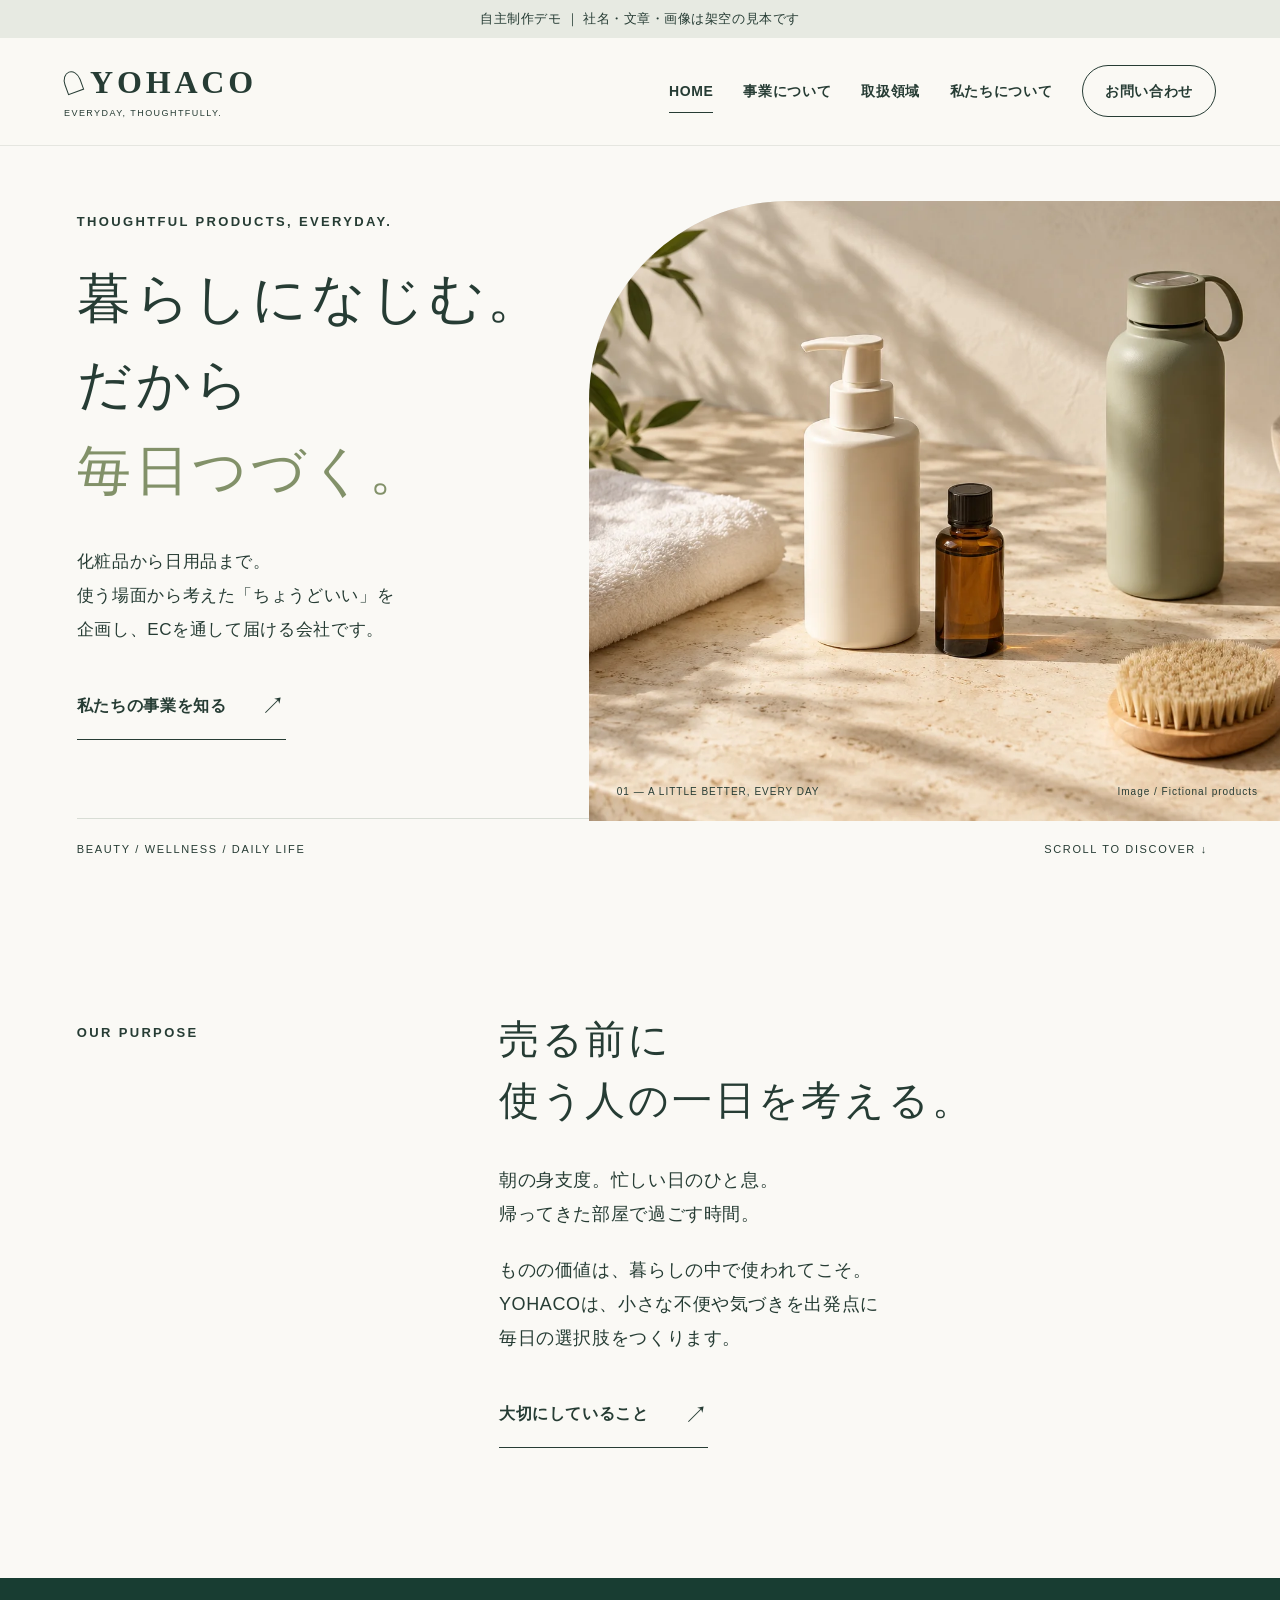
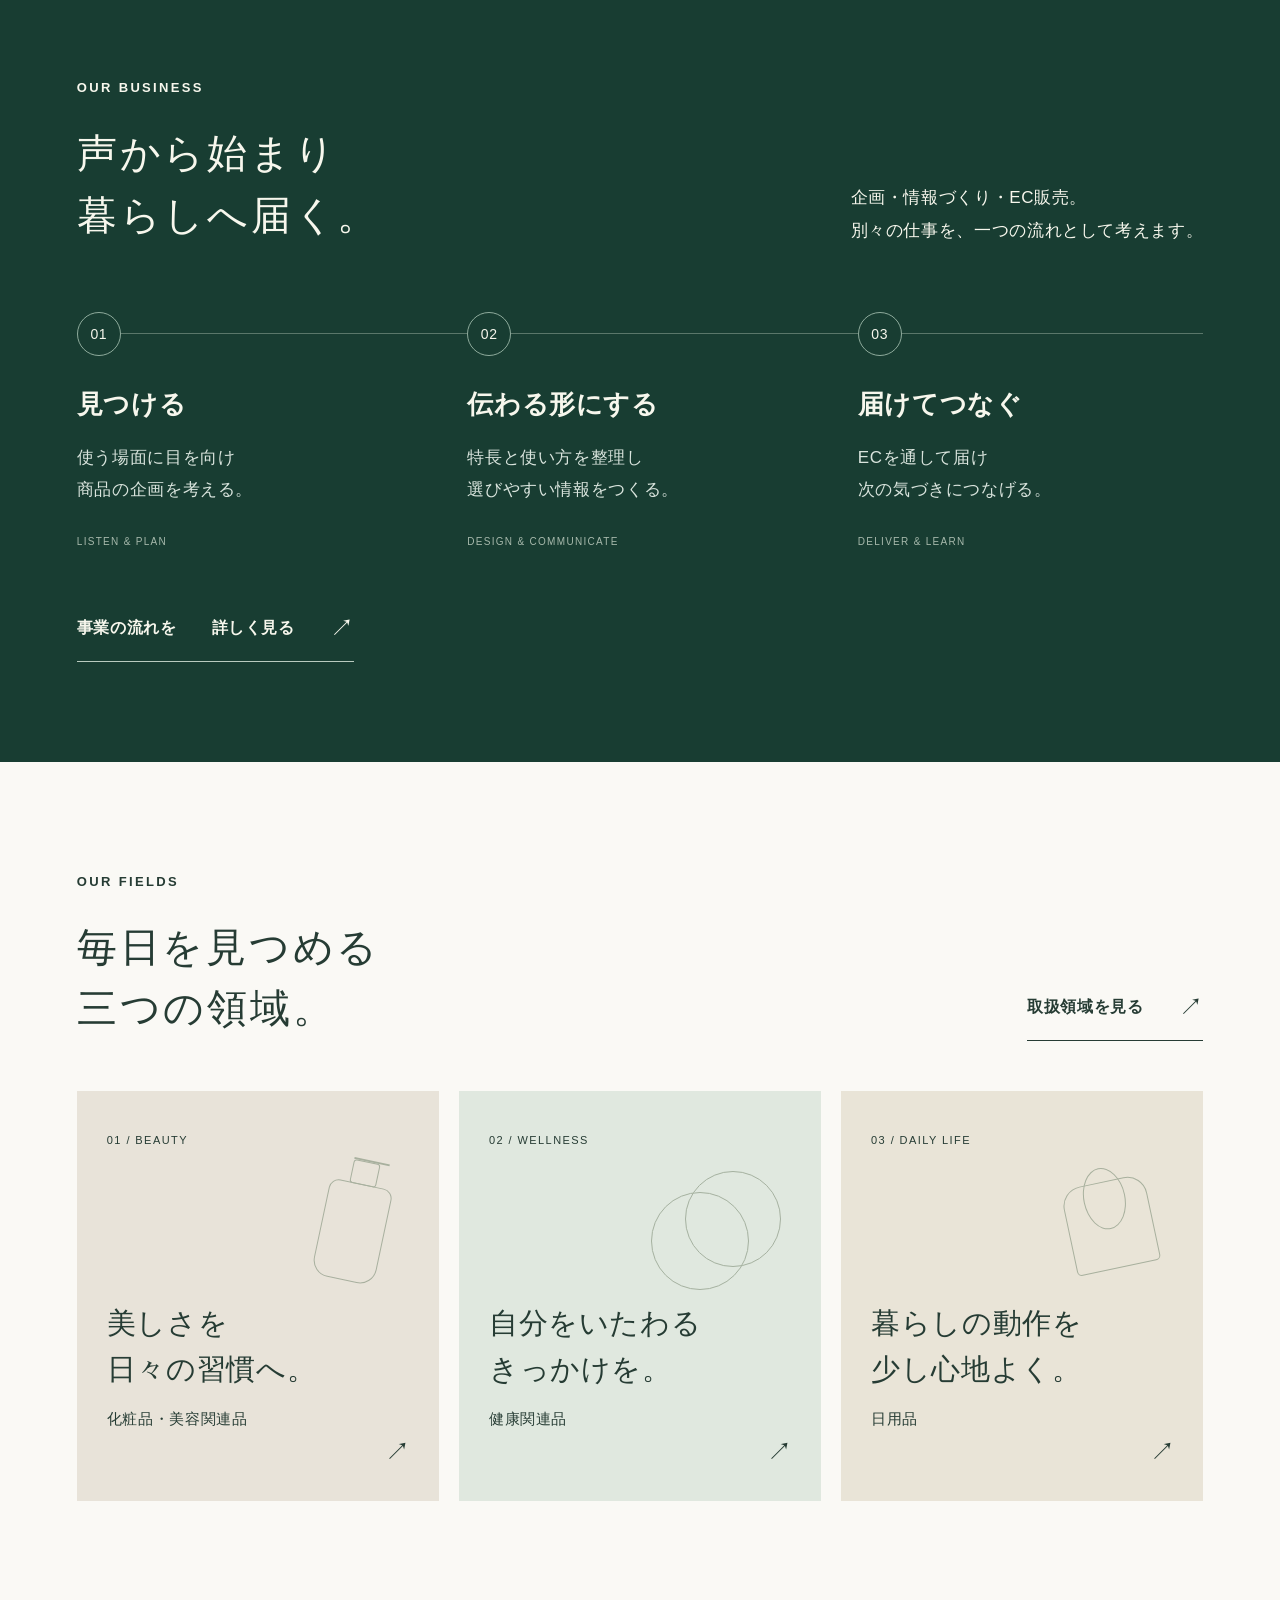
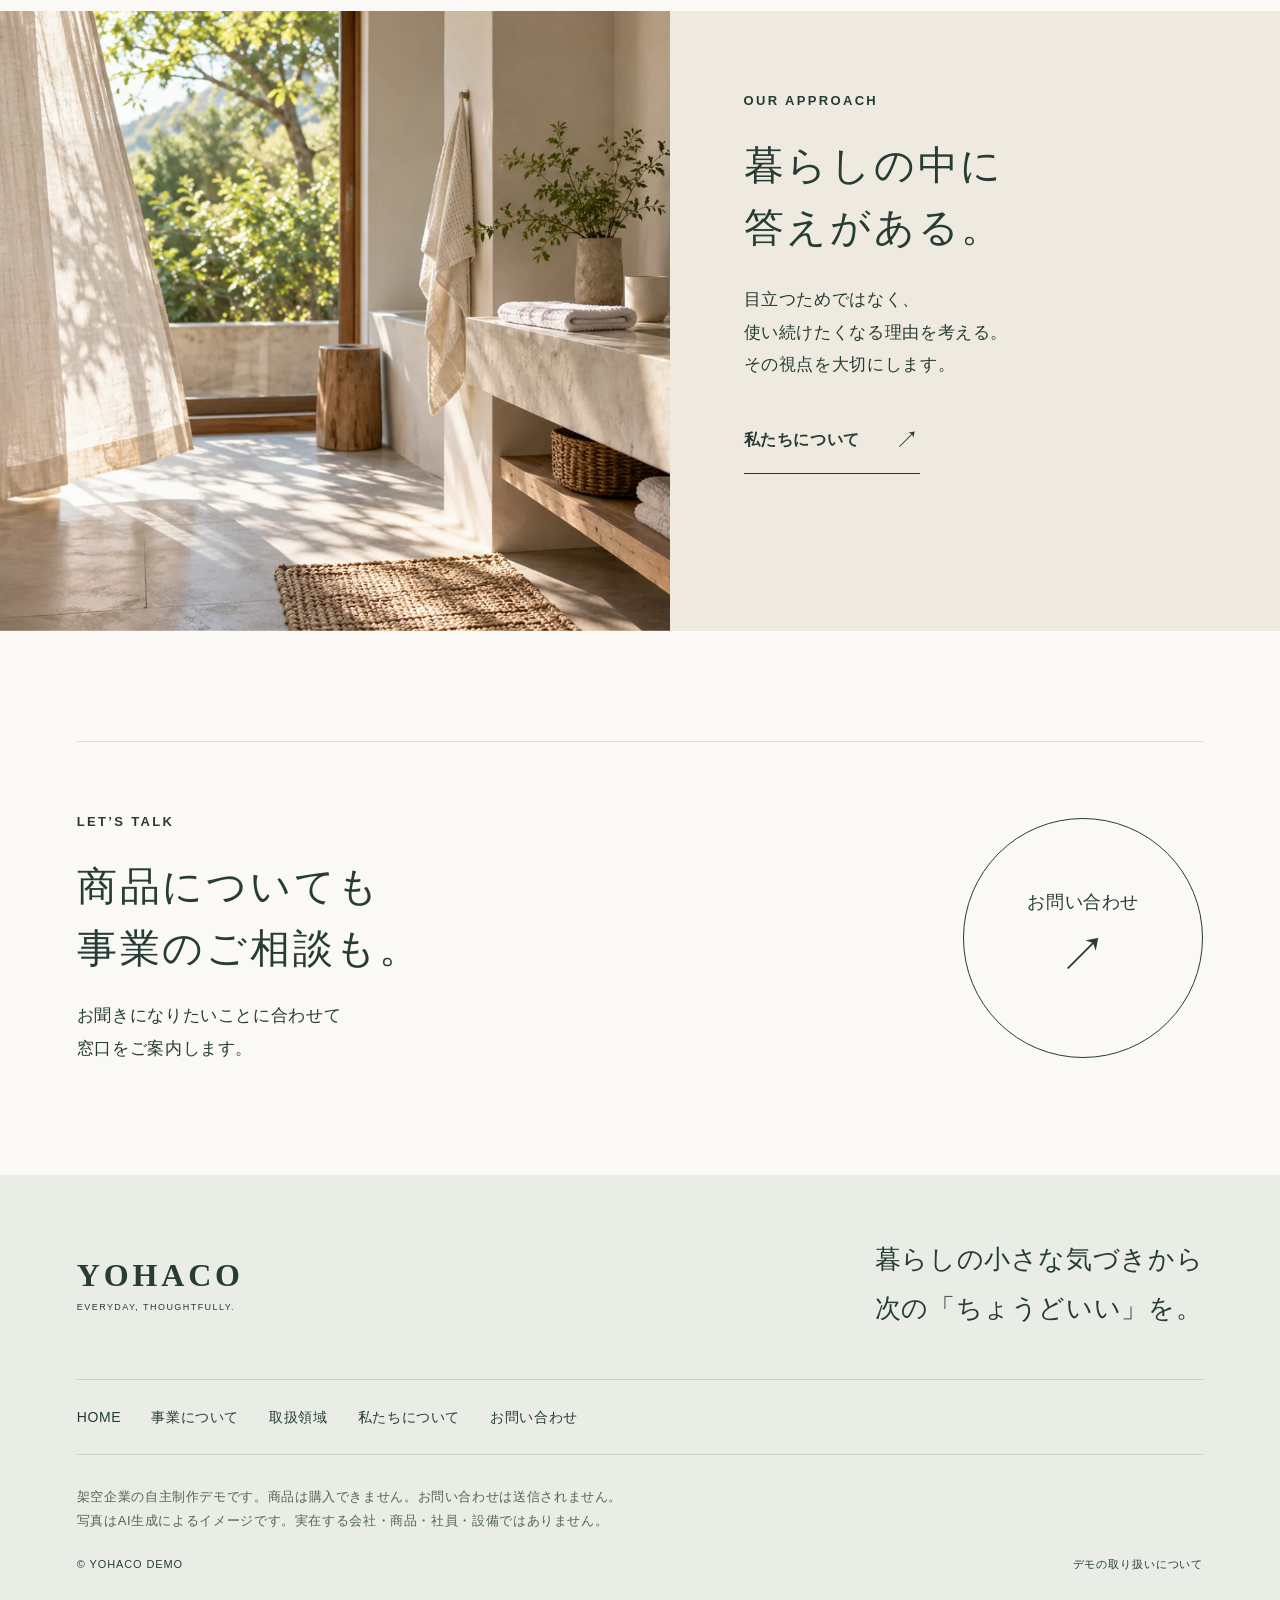
<file: index.html>
<!doctype html><html lang="ja"><head><meta charset="UTF-8"><meta name="viewport" content="width=device-width,initial-scale=1"><meta name="robots" content="noindex,nofollow"><meta name="description" content="架空EC企業YOHACOのコーポレートサイト制作見本。企画からEC販売までの事業を紹介する自主制作デモです。"><title>暮らしになじむ だから毎日つづく | YOHACO — 架空企業デモ</title><link rel="stylesheet" href="style.css"><script defer src="app.js"></script></head><body><a class="skip" href="#main">本文へ</a><div class="demo-note">自主制作デモ <span>｜ 社名・文章・画像は架空の見本です</span></div><header><a class="brand" href="index.html" aria-label="YOHACO ホーム"><i aria-hidden="true"></i>YOHACO<small>EVERYDAY, THOUGHTFULLY.</small></a><button class="menu" aria-expanded="false" aria-controls="nav">MENU <b>＋</b></button><nav id="nav" aria-label="メインナビゲーション"><a href="index.html" aria-current="page">HOME</a><a href="business.html">事業について</a><a href="products.html">取扱領域</a><a href="company.html">私たちについて</a><a href="contact.html">お問い合わせ</a></nav></header><main id="main"><section class="hero"><div class="hero-copy"><p class="eyebrow">THOUGHTFUL PRODUCTS, EVERYDAY.</p><h1><span><span class="phrase">暮らしに</span><span class="phrase">なじむ。</span></span><span>だから</span><span class="accent">毎日つづく。</span></h1><p>化粧品から日用品まで。<br><span class="phrase">使う場面から考えた</span><span class="phrase">「ちょうどいい」を</span><br><span class="phrase">企画し、</span><span class="phrase">ECを通して</span><span class="phrase">届ける会社です。</span></p><a class="text-link" href="business.html">私たちの事業を知る <b>↗</b></a></div><div class="hero-visual"><img src="assets/hero.webp" alt="朝の光が差すテーブルに並ぶスキンケア容器やタオルなどの架空商品イメージ" width="1536" height="1024"><div class="visual-caption"><span>01 — A LITTLE BETTER, EVERY DAY</span><span>Image / Fictional products</span></div></div><div class="hero-bottom"><span>BEAUTY / WELLNESS / DAILY LIFE</span><span>SCROLL TO DISCOVER ↓</span></div></section>
<section class="intro wrap"><p class="eyebrow">OUR PURPOSE</p><div><h2><span>売る前に</span><br><span><span class="phrase">使う人の</span><span class="phrase">一日を考える。</span></span></h2><p><span class="phrase">朝の身支度。</span><span class="phrase">忙しい日のひと息。</span><br><span class="phrase">帰ってきた部屋で</span><span class="phrase">過ごす時間。</span></p><p><span class="phrase">ものの価値は、</span><span class="phrase">暮らしの中で</span><span class="phrase">使われてこそ。</span><br><span class="phrase">YOHACOは、</span><span class="phrase">小さな不便や気づきを</span><span class="phrase">出発点に</span><br><span class="phrase">毎日の選択肢を</span><span class="phrase">つくります。</span></p><a class="text-link" href="company.html">大切にしていること <b>↗</b></a></div></section>
<section class="business-home"><div class="wrap"><div class="section-top"><div><p class="eyebrow">OUR BUSINESS</p><h2>声から始まり<br>暮らしへ届く。</h2></div><p>企画・情報づくり・EC販売。<br><span class="phrase">別々の仕事を、</span><span class="phrase">一つの流れとして</span><span class="phrase">考えます。</span></p></div><div class="flow" aria-label="事業の流れ"><article><span class="step">01</span><h3>見つける</h3><p>使う場面に目を向け<br>商品の企画を考える。</p><span class="eng">LISTEN & PLAN</span></article><article><span class="step">02</span><h3>伝わる形にする</h3><p>特長と使い方を整理し<br>選びやすい情報をつくる。</p><span class="eng">DESIGN & COMMUNICATE</span></article><article><span class="step">03</span><h3>届けてつなぐ</h3><p>ECを通して届け<br>次の気づきにつなげる。</p><span class="eng">DELIVER & LEARN</span></article></div><a class="text-link" href="business.html"><span class="phrase">事業の流れを</span><span class="phrase">詳しく見る </span><b>↗</b></a></div></section>
<section class="areas wrap"><div class="section-top"><div><p class="eyebrow">OUR FIELDS</p><h2>毎日を見つめる<br>三つの領域。</h2></div><a class="text-link" href="products.html">取扱領域を見る <b>↗</b></a></div><div class="area-grid"><a class="area beauty" href="products.html#beauty"><span class="area-no">01 / BEAUTY</span><div class="line-art bottle" aria-hidden="true"></div><h3>美しさを<br>日々の習慣へ。</h3><p>化粧品・美容関連品</p><b class="arrow">↗</b></a><a class="area wellness" href="products.html#wellness"><span class="area-no">02 / WELLNESS</span><div class="line-art rings" aria-hidden="true"></div><h3>自分をいたわる<br>きっかけを。</h3><p>健康関連品</p><b class="arrow">↗</b></a><a class="area daily" href="products.html#daily"><span class="area-no">03 / DAILY LIFE</span><div class="line-art box" aria-hidden="true"></div><h3>暮らしの動作を<br>少し心地よく。</h3><p>日用品</p><b class="arrow">↗</b></a></div></section>
<section class="scene"><img src="assets/living.webp" alt="光が入る落ち着いた部屋と日用品のある棚のイメージ" loading="lazy" width="1536" height="1024"><div><p class="eyebrow">OUR APPROACH</p><h2>暮らしの中に<br>答えがある。</h2><p>目立つためではなく、<br><span class="phrase">使い続けたくなる</span><span class="phrase">理由を考える。</span><br>その視点を大切にします。</p><a class="text-link" href="company.html">私たちについて <b>↗</b></a></div></section><section class="contact-band"><div><p class="eyebrow">LET’S TALK</p><h2>商品についても<br><span class="phrase">事業の</span><span class="phrase">ご相談も。</span></h2><p><span class="phrase">お聞きになりたいことに</span><span class="phrase">合わせて</span><br>窓口をご案内します。</p></div><a class="round-link" href="contact.html"><span>お問い合わせ</span><b aria-hidden="true">↗</b></a></section></main><footer><div class="footer-top"><a class="brand" href="index.html">YOHACO<small>EVERYDAY, THOUGHTFULLY.</small></a><p><span class="phrase">暮らしの</span><span class="phrase">小さな気づきから</span><br>次の「ちょうどいい」を。</p></div><div class="footer-nav"><a href="index.html" aria-current="page">HOME</a><a href="business.html">事業について</a><a href="products.html">取扱領域</a><a href="company.html">私たちについて</a><a href="contact.html">お問い合わせ</a></div><div class="fine"><span class="phrase">架空企業の</span><span class="phrase">自主制作デモです。</span><span class="phrase">商品は購入できません。</span><span class="phrase">お問い合わせは</span><span class="phrase">送信されません。</span><br><span class="phrase">写真はAI生成による</span><span class="phrase">イメージです。</span><span class="phrase">実在する会社・商品・</span><span class="phrase">社員・設備ではありません。</span></div><div class="copyright">© YOHACO DEMO <a href="privacy.html">デモの取り扱いについて</a></div></footer></body></html>
</file>
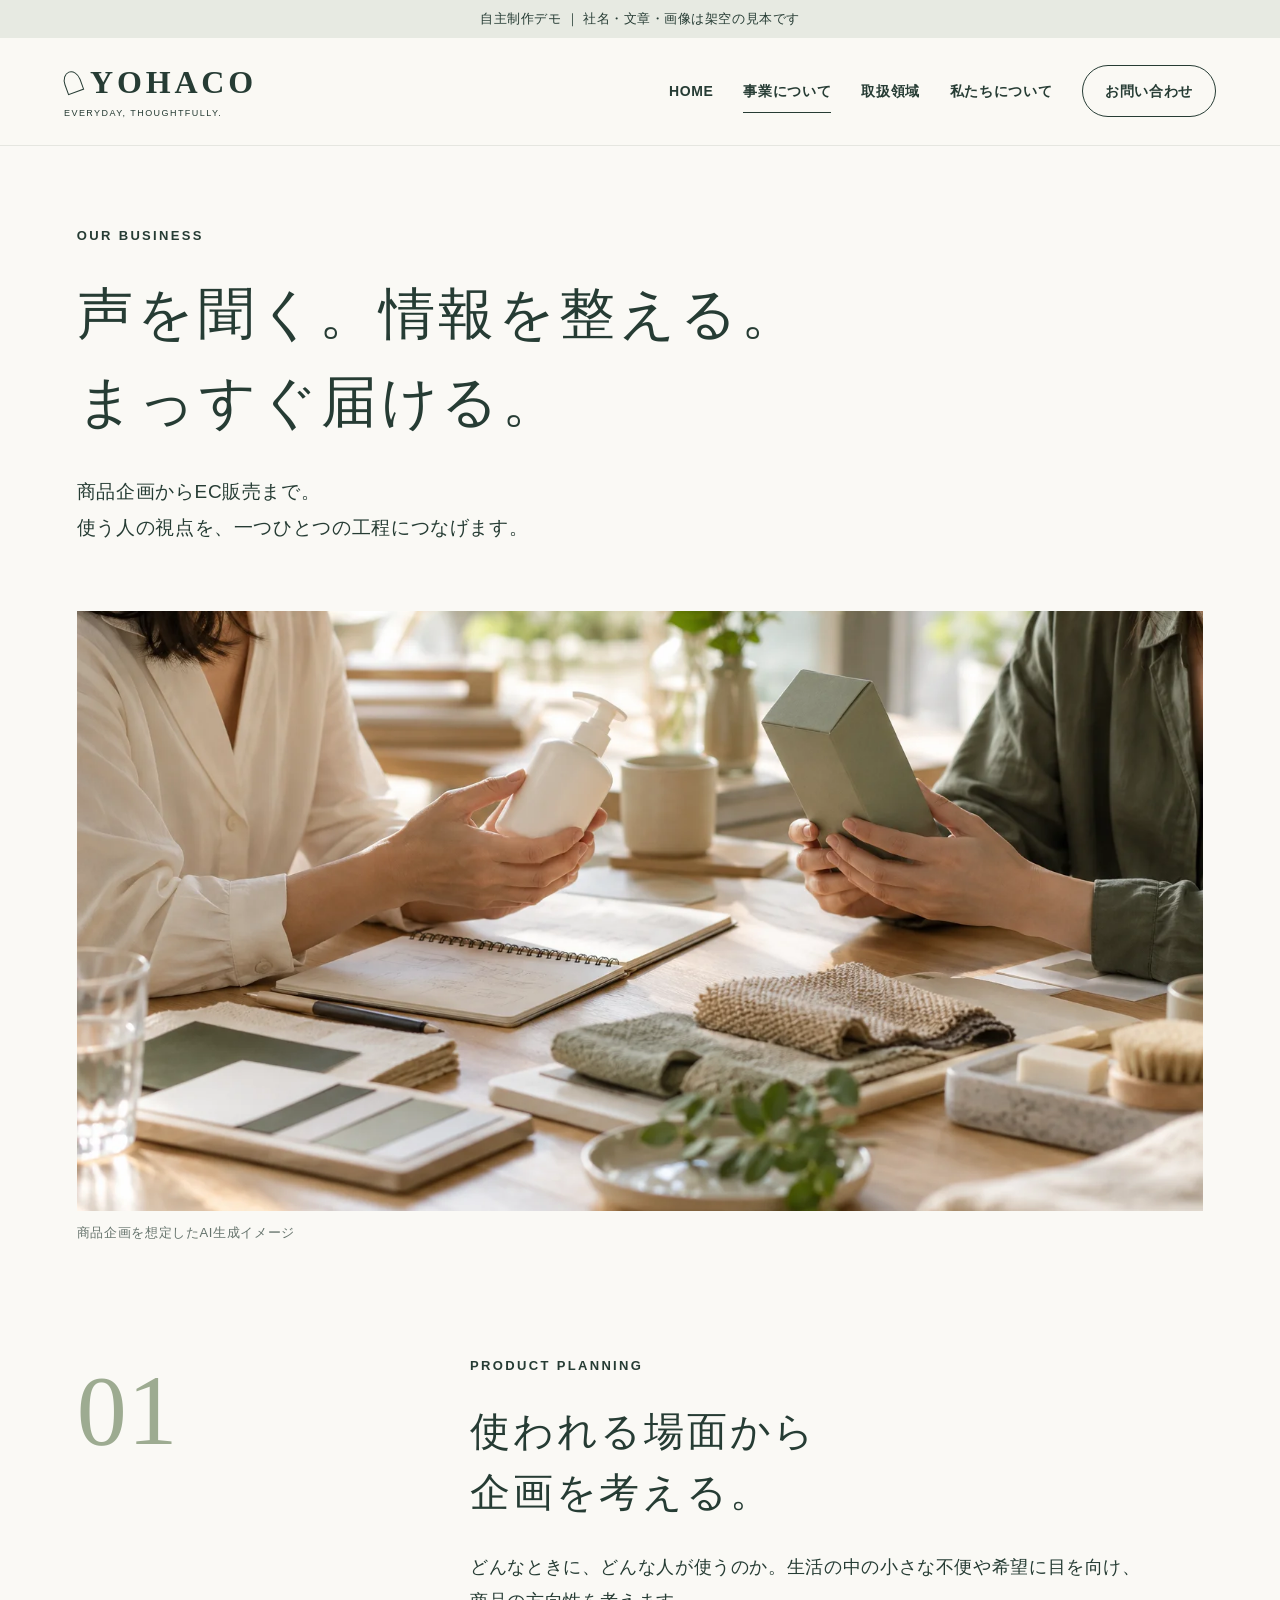
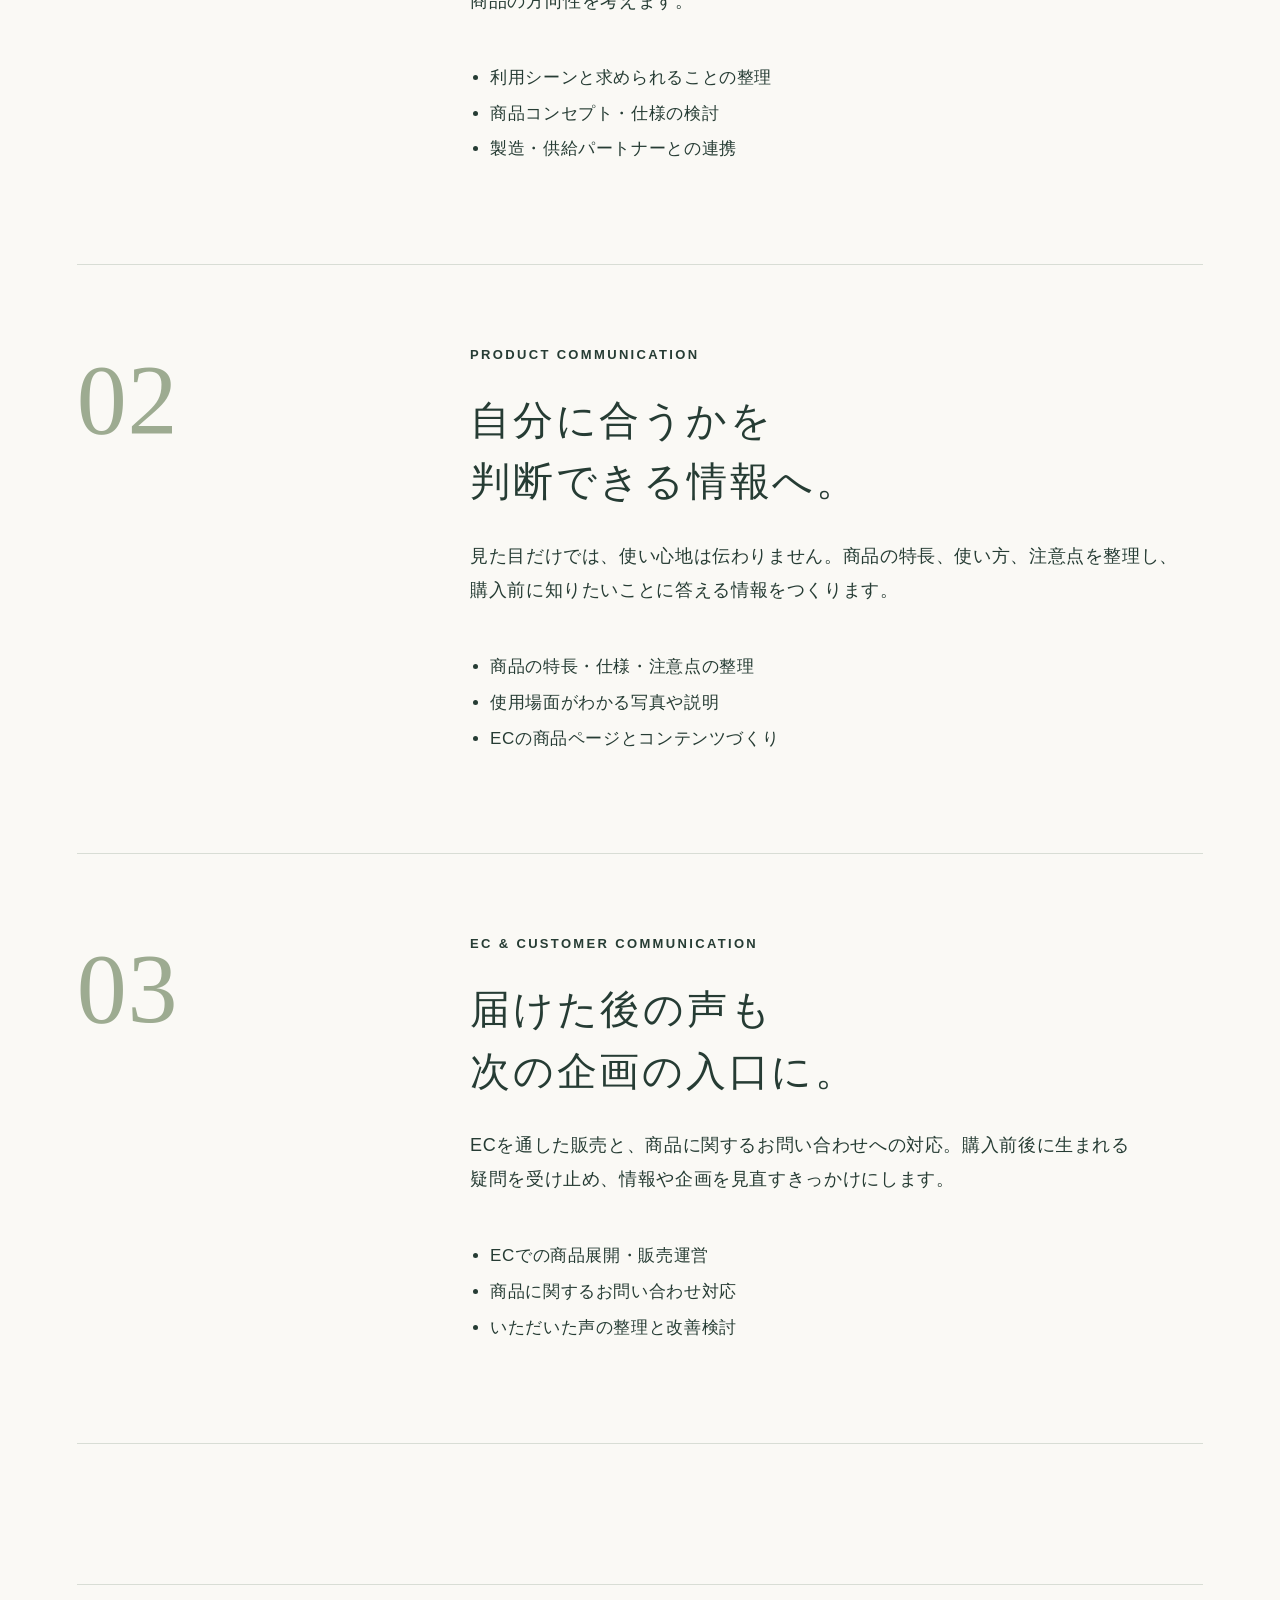
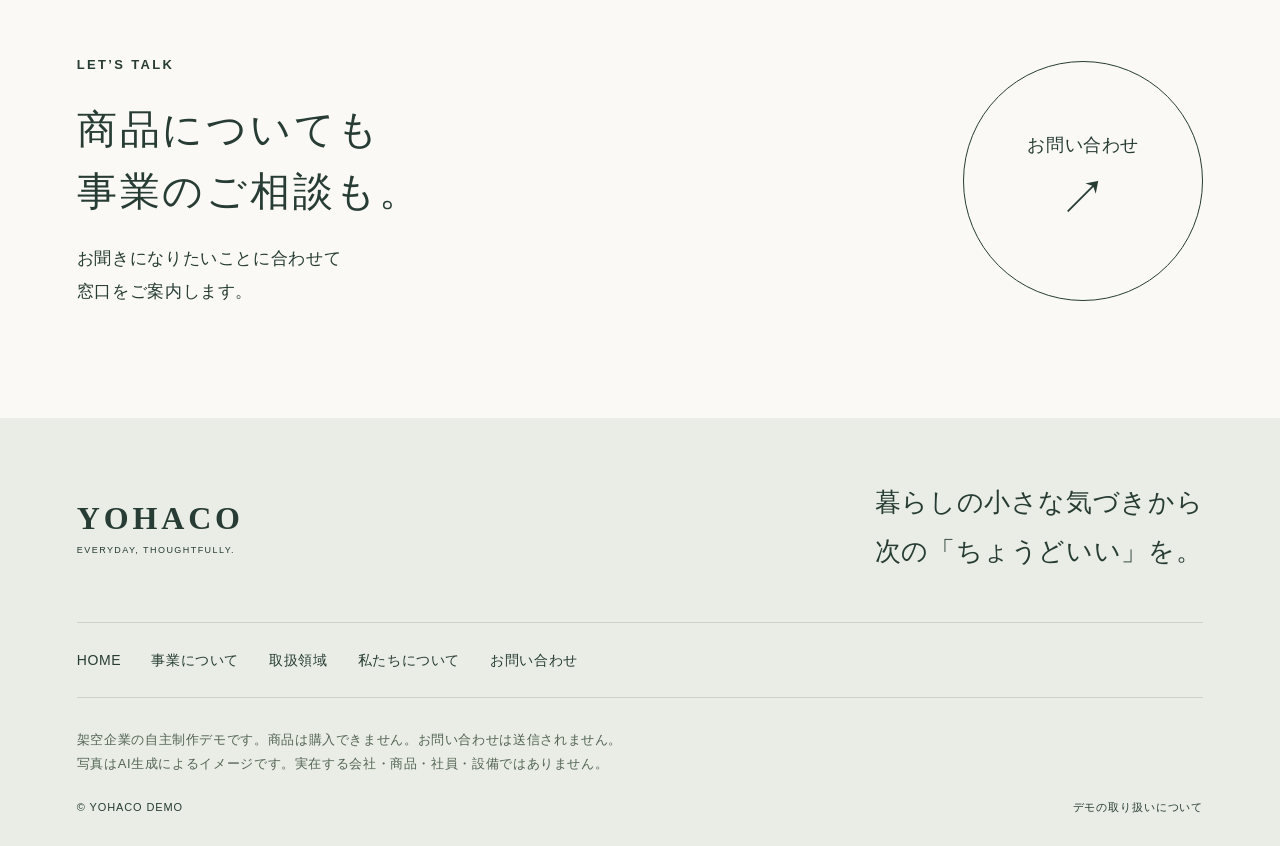
<file: business.html>
<!doctype html><html lang="ja"><head><meta charset="UTF-8"><meta name="viewport" content="width=device-width,initial-scale=1"><meta name="robots" content="noindex,nofollow"><meta name="description" content="架空EC企業YOHACOのコーポレートサイト制作見本。企画からEC販売までの事業を紹介する自主制作デモです。"><title>事業について | YOHACO — 架空企業デモ</title><link rel="stylesheet" href="style.css"><script defer src="app.js"></script></head><body><a class="skip" href="#main">本文へ</a><div class="demo-note">自主制作デモ <span>｜ 社名・文章・画像は架空の見本です</span></div><header><a class="brand" href="index.html" aria-label="YOHACO ホーム"><i aria-hidden="true"></i>YOHACO<small>EVERYDAY, THOUGHTFULLY.</small></a><button class="menu" aria-expanded="false" aria-controls="nav">MENU <b>＋</b></button><nav id="nav" aria-label="メインナビゲーション"><a href="index.html">HOME</a><a href="business.html" aria-current="page">事業について</a><a href="products.html">取扱領域</a><a href="company.html">私たちについて</a><a href="contact.html">お問い合わせ</a></nav></header><main id="main"><section class="page-head wrap"><p class="eyebrow">OUR BUSINESS</p><h1><span>声を聞く。</span><span><span class="phrase">情報を</span><span class="phrase">整える。</span></span><br><span><span class="phrase">まっすぐ</span><span class="phrase">届ける。</span></span></h1><p class="lead">商品企画からEC販売まで。<br><span class="phrase">使う人の視点を、</span><span class="phrase">一つひとつの工程に</span><span class="phrase">つなげます。</span></p></section><figure class="wide-photo wrap"><img src="assets/planning.webp" alt="商品容器や素材を机で検討する企画作業のイメージ" width="1536" height="1024"><figcaption>商品企画を想定したAI生成イメージ</figcaption></figure><section class="wrap service-list"><article><span class="big-number">01</span><div><p class="eyebrow">PRODUCT PLANNING</p><h2>使われる場面から<br>企画を考える。</h2><p><span class="phrase">どんなときに、</span><span class="phrase">どんな人が使うのか。</span><span class="phrase">生活の中の</span><span class="phrase">小さな不便や希望に</span><span class="phrase">目を向け、</span><span class="phrase">商品の方向性を</span><span class="phrase">考えます。</span></p><ul><li><span class="phrase">利用シーンと</span><span class="phrase">求められることの整理</span></li><li><span class="phrase">商品コンセプト・</span><span class="phrase">仕様の検討</span></li><li><span class="phrase">製造・供給パートナーとの</span><span class="phrase">連携</span></li></ul></div></article><article><span class="big-number">02</span><div><p class="eyebrow">PRODUCT COMMUNICATION</p><h2>自分に合うかを<br><span class="phrase">判断できる</span><span class="phrase">情報へ。</span></h2><p><span class="phrase">見た目だけでは、</span><span class="phrase">使い心地は</span><span class="phrase">伝わりません。</span><span class="phrase">商品の特長、</span><span class="phrase">使い方、</span><span class="phrase">注意点を整理し、</span><span class="phrase">購入前に</span><span class="phrase">知りたいことに答える</span><span class="phrase">情報をつくります。</span></p><ul><li><span class="phrase">商品の特長・仕様・</span><span class="phrase">注意点の整理</span></li><li><span class="phrase">使用場面がわかる</span><span class="phrase">写真や説明</span></li><li><span class="phrase">ECの商品ページと</span><span class="phrase">コンテンツづくり</span></li></ul></div></article><article><span class="big-number">03</span><div><p class="eyebrow">EC & CUSTOMER COMMUNICATION</p><h2>届けた後の声も<br><span class="phrase">次の企画の</span><span class="phrase">入口に。</span></h2><p><span class="phrase">ECを通した販売と、</span><span class="phrase">商品に関する</span><span class="phrase">お問い合わせへの対応。</span><span class="phrase">購入前後に生まれる</span><span class="phrase">疑問を受け止め、</span><span class="phrase">情報や企画を見直す</span><span class="phrase">きっかけにします。</span></p><ul><li>ECでの商品展開・販売運営</li><li><span class="phrase">商品に関する</span><span class="phrase">お問い合わせ対応</span></li><li><span class="phrase">いただいた声の整理と</span><span class="phrase">改善検討</span></li></ul></div></article></section><section class="contact-band"><div><p class="eyebrow">LET’S TALK</p><h2>商品についても<br><span class="phrase">事業の</span><span class="phrase">ご相談も。</span></h2><p><span class="phrase">お聞きになりたいことに</span><span class="phrase">合わせて</span><br>窓口をご案内します。</p></div><a class="round-link" href="contact.html"><span>お問い合わせ</span><b aria-hidden="true">↗</b></a></section></main><footer><div class="footer-top"><a class="brand" href="index.html">YOHACO<small>EVERYDAY, THOUGHTFULLY.</small></a><p><span class="phrase">暮らしの</span><span class="phrase">小さな気づきから</span><br>次の「ちょうどいい」を。</p></div><div class="footer-nav"><a href="index.html">HOME</a><a href="business.html" aria-current="page">事業について</a><a href="products.html">取扱領域</a><a href="company.html">私たちについて</a><a href="contact.html">お問い合わせ</a></div><div class="fine"><span class="phrase">架空企業の</span><span class="phrase">自主制作デモです。</span><span class="phrase">商品は購入できません。</span><span class="phrase">お問い合わせは</span><span class="phrase">送信されません。</span><br><span class="phrase">写真はAI生成による</span><span class="phrase">イメージです。</span><span class="phrase">実在する会社・商品・</span><span class="phrase">社員・設備ではありません。</span></div><div class="copyright">© YOHACO DEMO <a href="privacy.html">デモの取り扱いについて</a></div></footer></body></html>
</file>
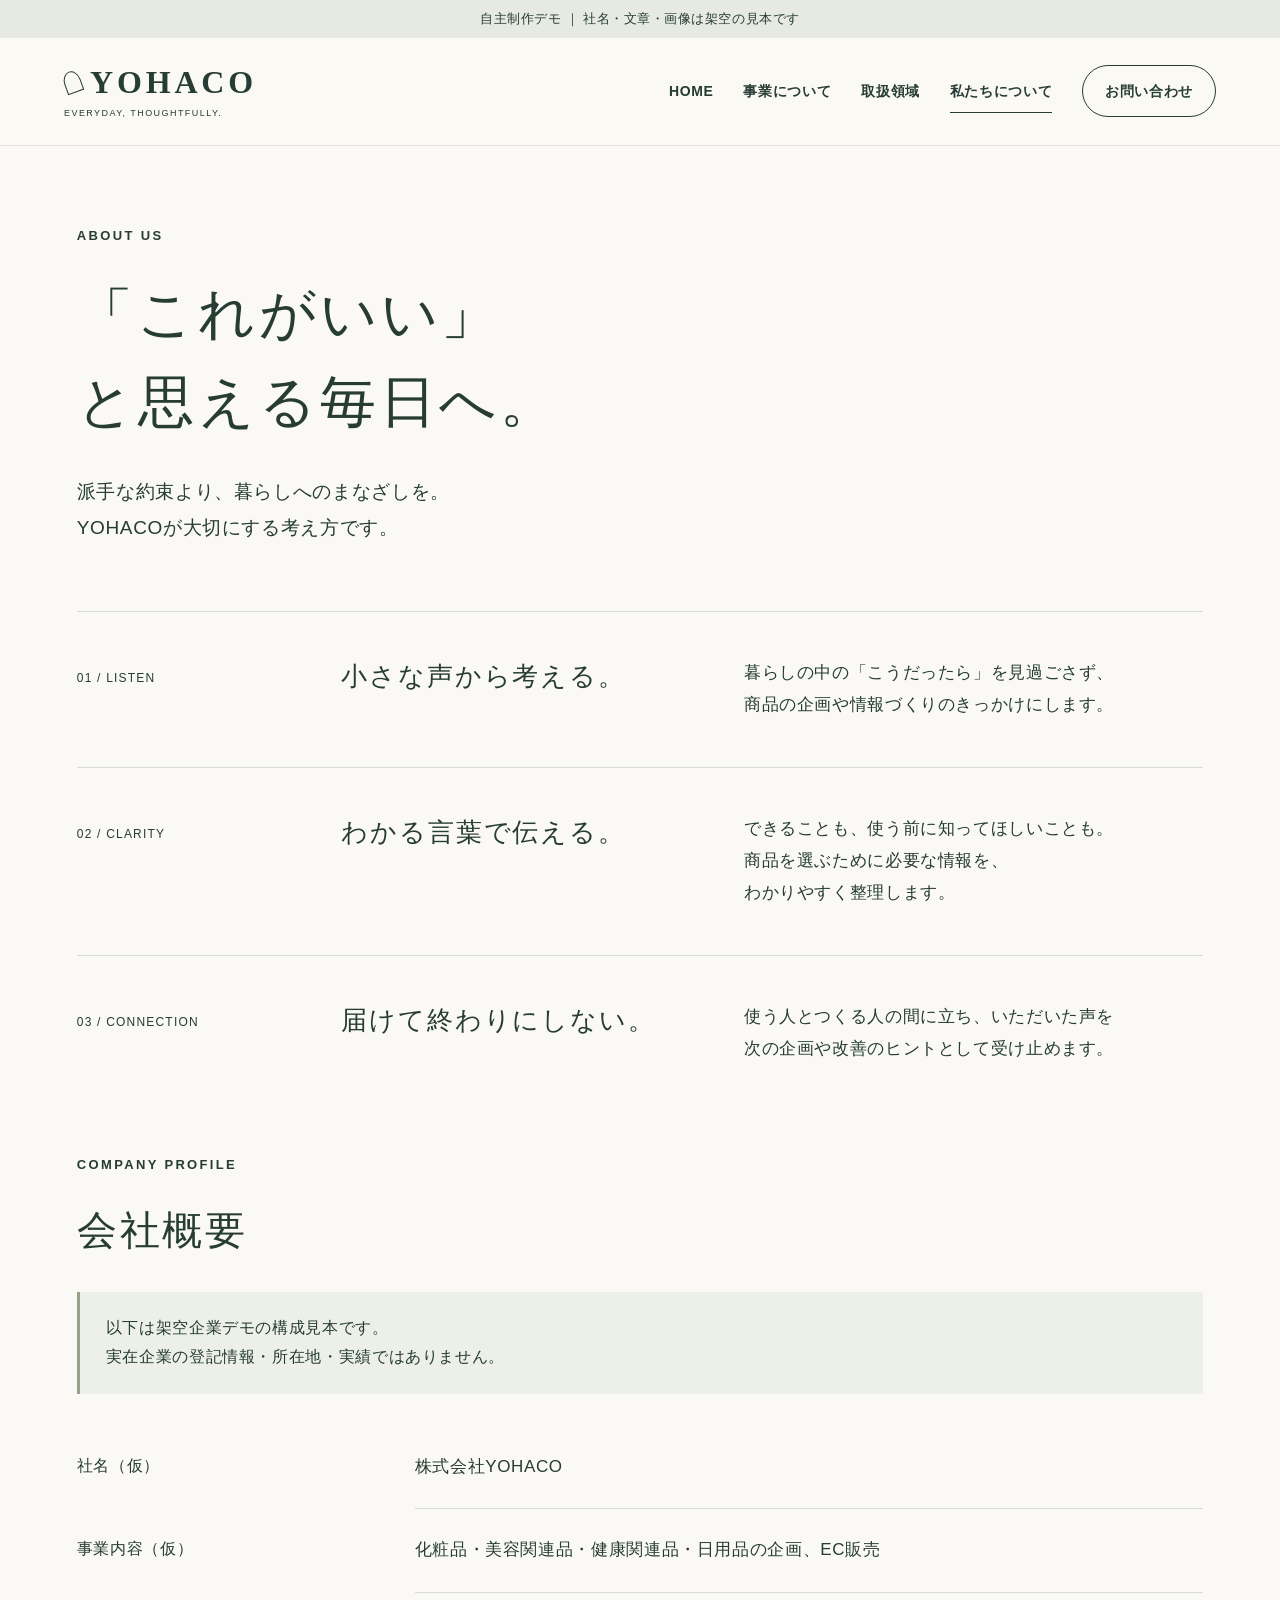
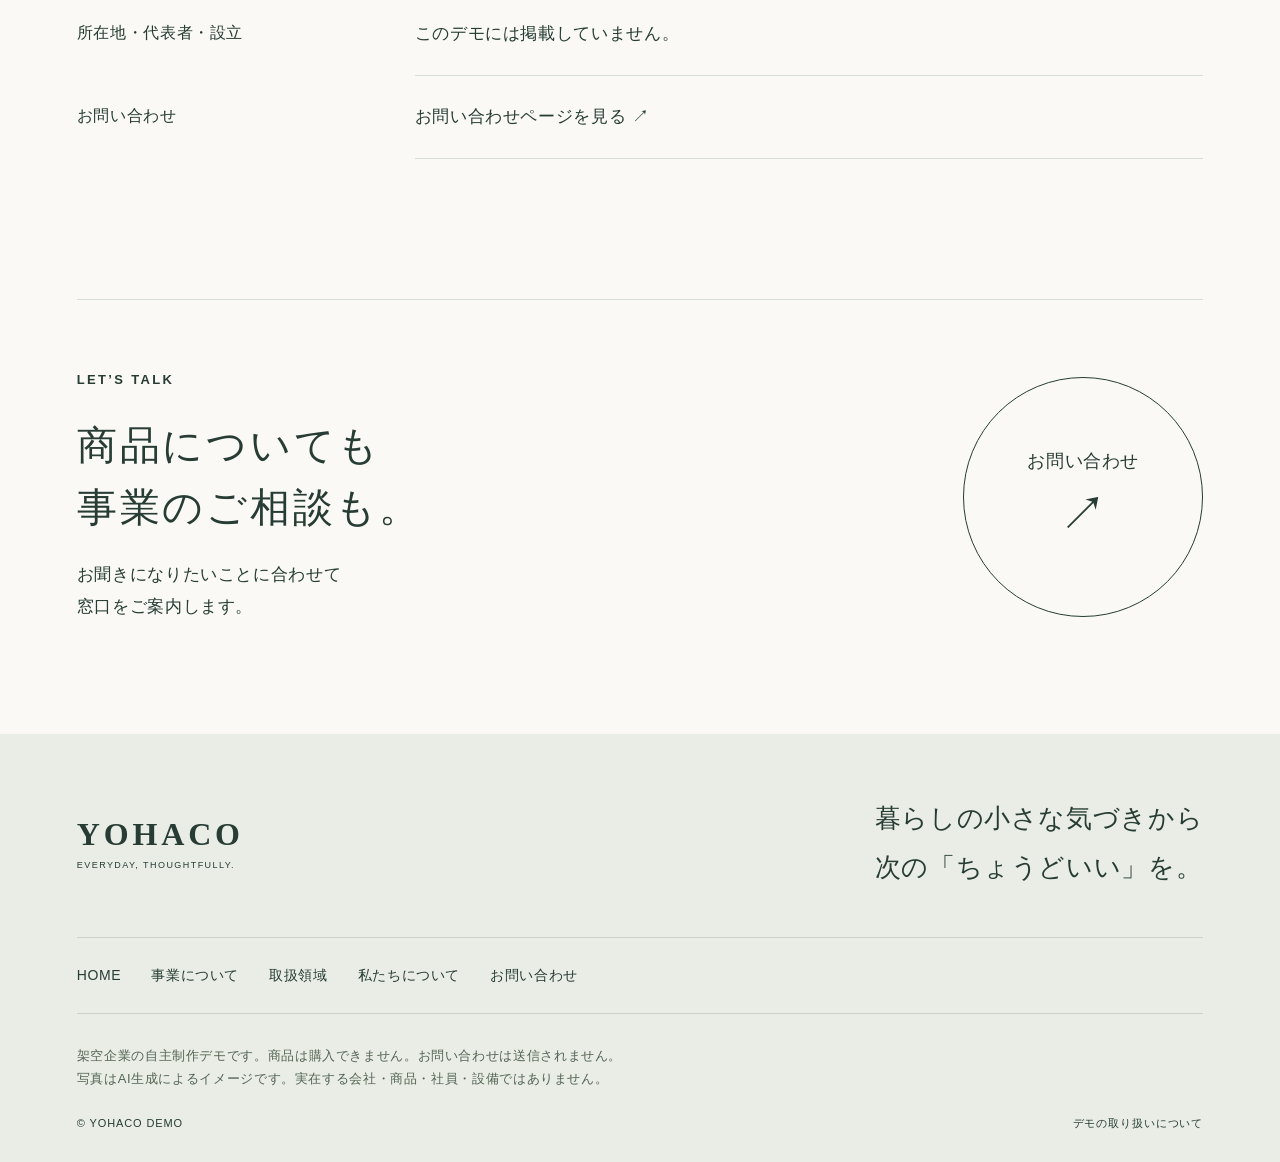
<file: company.html>
<!doctype html><html lang="ja"><head><meta charset="UTF-8"><meta name="viewport" content="width=device-width,initial-scale=1"><meta name="robots" content="noindex,nofollow"><meta name="description" content="架空EC企業YOHACOのコーポレートサイト制作見本。企画からEC販売までの事業を紹介する自主制作デモです。"><title>私たちについて | YOHACO — 架空企業デモ</title><link rel="stylesheet" href="style.css"><script defer src="app.js"></script></head><body><a class="skip" href="#main">本文へ</a><div class="demo-note">自主制作デモ <span>｜ 社名・文章・画像は架空の見本です</span></div><header><a class="brand" href="index.html" aria-label="YOHACO ホーム"><i aria-hidden="true"></i>YOHACO<small>EVERYDAY, THOUGHTFULLY.</small></a><button class="menu" aria-expanded="false" aria-controls="nav">MENU <b>＋</b></button><nav id="nav" aria-label="メインナビゲーション"><a href="index.html">HOME</a><a href="business.html">事業について</a><a href="products.html">取扱領域</a><a href="company.html" aria-current="page">私たちについて</a><a href="contact.html">お問い合わせ</a></nav></header><main id="main"><section class="page-head wrap"><p class="eyebrow">ABOUT US</p><h1><span><span class="phrase">「これがいい」</span></span><br><span><span class="phrase">と思える</span><span class="phrase">毎日へ。</span></span></h1><p class="lead"><span class="phrase">派手な約束より、</span><span class="phrase">暮らしへの</span><span class="phrase">まなざしを。</span><br><span class="phrase">YOHACOが</span><span class="phrase">大切にする考え方です。</span></p></section><section class="wrap values"><article><span>01 / LISTEN</span><h2><span class="phrase">小さな声から</span><span class="phrase">考える。</span></h2><p><span class="phrase">暮らしの中の</span><span class="phrase">「こうだったら」を</span><span class="phrase">見過ごさず、</span><span class="phrase">商品の企画や</span><span class="phrase">情報づくりの</span><span class="phrase">きっかけにします。</span></p></article><article><span>02 / CLARITY</span><h2><span class="phrase">わかる言葉で</span><span class="phrase">伝える。</span></h2><p><span class="phrase">できることも、</span><span class="phrase">使う前に</span><span class="phrase">知ってほしいことも。</span><span class="phrase">商品を選ぶために</span><span class="phrase">必要な情報を、</span><span class="phrase">わかりやすく整理します。</span></p></article><article><span>03 / CONNECTION</span><h2><span class="phrase">届けて</span><span class="phrase">終わりにしない。</span></h2><p><span class="phrase">使う人と</span><span class="phrase">つくる人の間に立ち、</span><span class="phrase">いただいた声を</span><span class="phrase">次の企画や改善の</span><span class="phrase">ヒントとして</span><span class="phrase">受け止めます。</span></p></article></section><section class="company-data wrap"><p class="eyebrow">COMPANY PROFILE</p><h2>会社概要</h2><div class="disclosure"><span class="phrase">以下は架空企業デモの</span><span class="phrase">構成見本です。</span><br><span class="phrase">実在企業の登記情報・</span><span class="phrase">所在地・実績では</span><span class="phrase">ありません。</span></div><dl><dt>社名（仮）</dt><dd>株式会社YOHACO</dd><dt>事業内容（仮）</dt><dd><span class="phrase">化粧品・美容関連品・</span><span class="phrase">健康関連品・</span><span class="phrase">日用品の企画、</span><span class="phrase">EC販売</span></dd><dt>所在地・代表者・設立</dt><dd>このデモには掲載していません。</dd><dt>お問い合わせ</dt><dd><a href="contact.html"><span class="phrase">お問い合わせページを</span><span class="phrase">見る ↗</span></a></dd></dl></section><section class="contact-band"><div><p class="eyebrow">LET’S TALK</p><h2>商品についても<br><span class="phrase">事業の</span><span class="phrase">ご相談も。</span></h2><p><span class="phrase">お聞きになりたいことに</span><span class="phrase">合わせて</span><br>窓口をご案内します。</p></div><a class="round-link" href="contact.html"><span>お問い合わせ</span><b aria-hidden="true">↗</b></a></section></main><footer><div class="footer-top"><a class="brand" href="index.html">YOHACO<small>EVERYDAY, THOUGHTFULLY.</small></a><p><span class="phrase">暮らしの</span><span class="phrase">小さな気づきから</span><br>次の「ちょうどいい」を。</p></div><div class="footer-nav"><a href="index.html">HOME</a><a href="business.html">事業について</a><a href="products.html">取扱領域</a><a href="company.html" aria-current="page">私たちについて</a><a href="contact.html">お問い合わせ</a></div><div class="fine"><span class="phrase">架空企業の</span><span class="phrase">自主制作デモです。</span><span class="phrase">商品は購入できません。</span><span class="phrase">お問い合わせは</span><span class="phrase">送信されません。</span><br><span class="phrase">写真はAI生成による</span><span class="phrase">イメージです。</span><span class="phrase">実在する会社・商品・</span><span class="phrase">社員・設備ではありません。</span></div><div class="copyright">© YOHACO DEMO <a href="privacy.html">デモの取り扱いについて</a></div></footer></body></html>
</file>
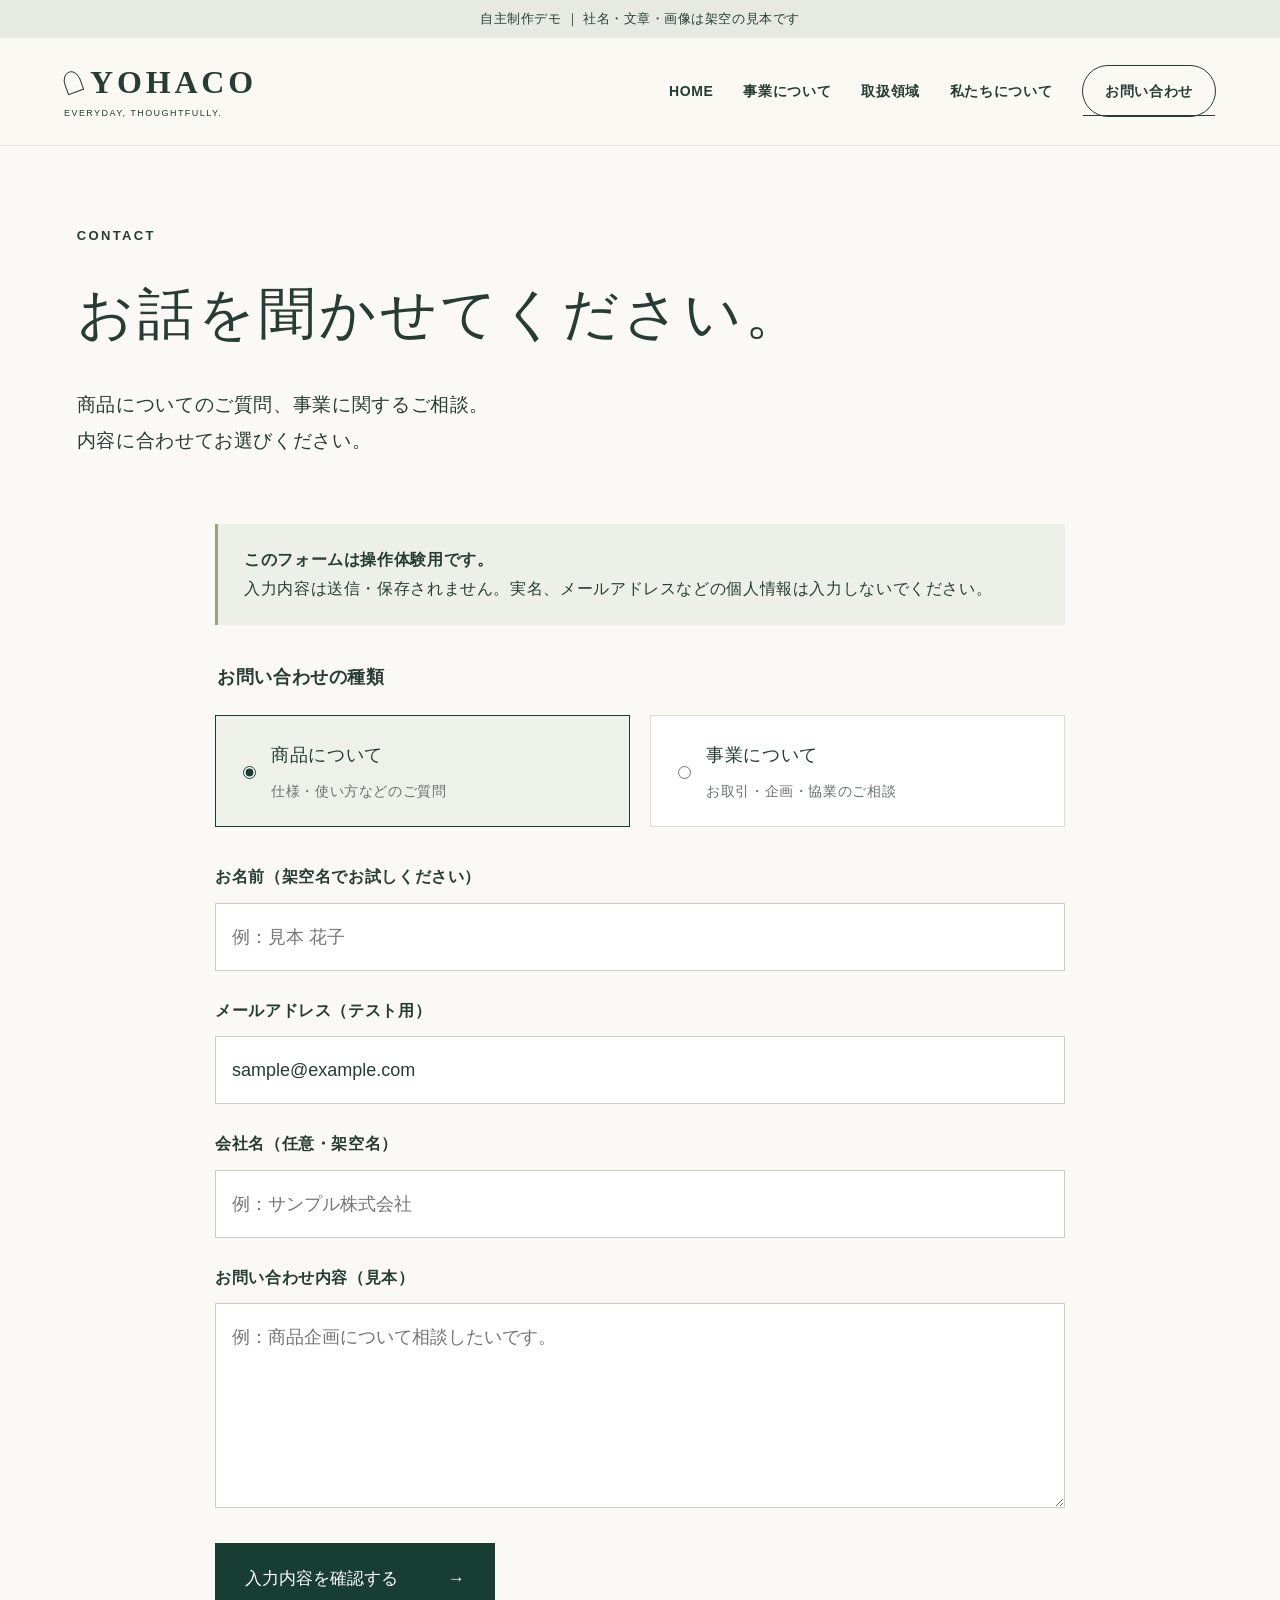
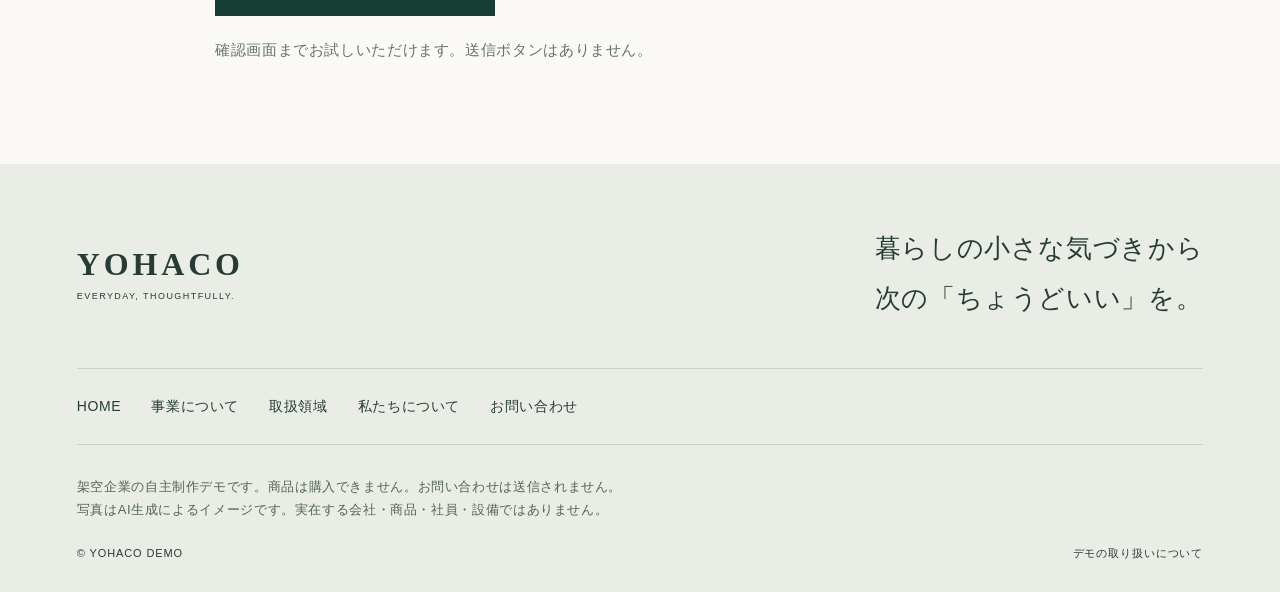
<file: contact.html>
<!doctype html><html lang="ja"><head><meta charset="UTF-8"><meta name="viewport" content="width=device-width,initial-scale=1"><meta name="robots" content="noindex,nofollow"><meta name="description" content="架空EC企業YOHACOのコーポレートサイト制作見本。企画からEC販売までの事業を紹介する自主制作デモです。"><title>お問い合わせ | YOHACO — 架空企業デモ</title><link rel="stylesheet" href="style.css"><script defer src="app.js"></script></head><body><a class="skip" href="#main">本文へ</a><div class="demo-note">自主制作デモ <span>｜ 社名・文章・画像は架空の見本です</span></div><header><a class="brand" href="index.html" aria-label="YOHACO ホーム"><i aria-hidden="true"></i>YOHACO<small>EVERYDAY, THOUGHTFULLY.</small></a><button class="menu" aria-expanded="false" aria-controls="nav">MENU <b>＋</b></button><nav id="nav" aria-label="メインナビゲーション"><a href="index.html">HOME</a><a href="business.html">事業について</a><a href="products.html">取扱領域</a><a href="company.html">私たちについて</a><a href="contact.html" aria-current="page">お問い合わせ</a></nav></header><main id="main"><section class="page-head wrap"><p class="eyebrow">CONTACT</p><h1><span><span class="phrase">お話を</span><span class="phrase">聞かせて</span></span><span>ください。</span></h1><p class="lead"><span class="phrase">商品についてのご質問、</span><span class="phrase">事業に関するご相談。</span><br><span class="phrase">内容に合わせて</span><span class="phrase">お選びください。</span></p></section><section class="contact-form wrap"><div class="disclosure"><strong><span class="phrase">このフォームは</span><span class="phrase">操作体験用です。</span></strong><br><span class="phrase">入力内容は</span><span class="phrase">送信・保存されません。</span><span class="phrase">実名、</span><span class="phrase">メールアドレスなどの</span><span class="phrase">個人情報は</span><span class="phrase">入力しないでください。</span></div><form id="contact-form"><fieldset><legend>お問い合わせの種類</legend><div class="contact-choices"><label><input type="radio" name="kind" value="商品について" checked><span>商品について<small>仕様・使い方などのご質問</small></span></label><label><input type="radio" name="kind" value="事業について"><span>事業について<small>お取引・企画・協業のご相談</small></span></label></div></fieldset><div class="fields"><label><span class="phrase">お名前</span><span class="phrase">（架空名で</span><span class="phrase">お試しください）</span><input name="name" required maxlength="80" autocomplete="off" placeholder="例：見本 花子"></label><label><span class="phrase">メールアドレス</span><span class="phrase">（テスト用）</span><input type="email" name="email" required autocomplete="off" value="sample@example.com"></label><label>会社名（任意・架空名）<input name="company" maxlength="100" autocomplete="off" placeholder="例：サンプル株式会社"></label><label><span class="phrase">お問い合わせ内容</span><span class="phrase">（見本）</span><textarea name="message" rows="5" required maxlength="2000" placeholder="例：商品企画について相談したいです。"></textarea></label></div><button class="primary" type="submit">入力内容を確認する <span>→</span></button><p class="note"><span class="phrase">確認画面まで</span><span class="phrase">お試しいただけます。</span><span class="phrase">送信ボタンはありません。</span></p></form><section id="confirmation" hidden aria-live="polite"><p class="eyebrow">PREVIEW ONLY</p><h2>入力内容の確認</h2><dl id="confirmed-data"></dl><p class="disclosure"><span class="phrase">デモの確認画面です。</span><span class="phrase">この内容はどこにも</span><span class="phrase">送信されていません。</span></p><button class="primary" type="button" id="back-form">入力に戻る</button></section></section></main><footer><div class="footer-top"><a class="brand" href="index.html">YOHACO<small>EVERYDAY, THOUGHTFULLY.</small></a><p><span class="phrase">暮らしの</span><span class="phrase">小さな気づきから</span><br>次の「ちょうどいい」を。</p></div><div class="footer-nav"><a href="index.html">HOME</a><a href="business.html">事業について</a><a href="products.html">取扱領域</a><a href="company.html">私たちについて</a><a href="contact.html" aria-current="page">お問い合わせ</a></div><div class="fine"><span class="phrase">架空企業の</span><span class="phrase">自主制作デモです。</span><span class="phrase">商品は購入できません。</span><span class="phrase">お問い合わせは</span><span class="phrase">送信されません。</span><br><span class="phrase">写真はAI生成による</span><span class="phrase">イメージです。</span><span class="phrase">実在する会社・商品・</span><span class="phrase">社員・設備ではありません。</span></div><div class="copyright">© YOHACO DEMO <a href="privacy.html">デモの取り扱いについて</a></div></footer></body></html>
</file>
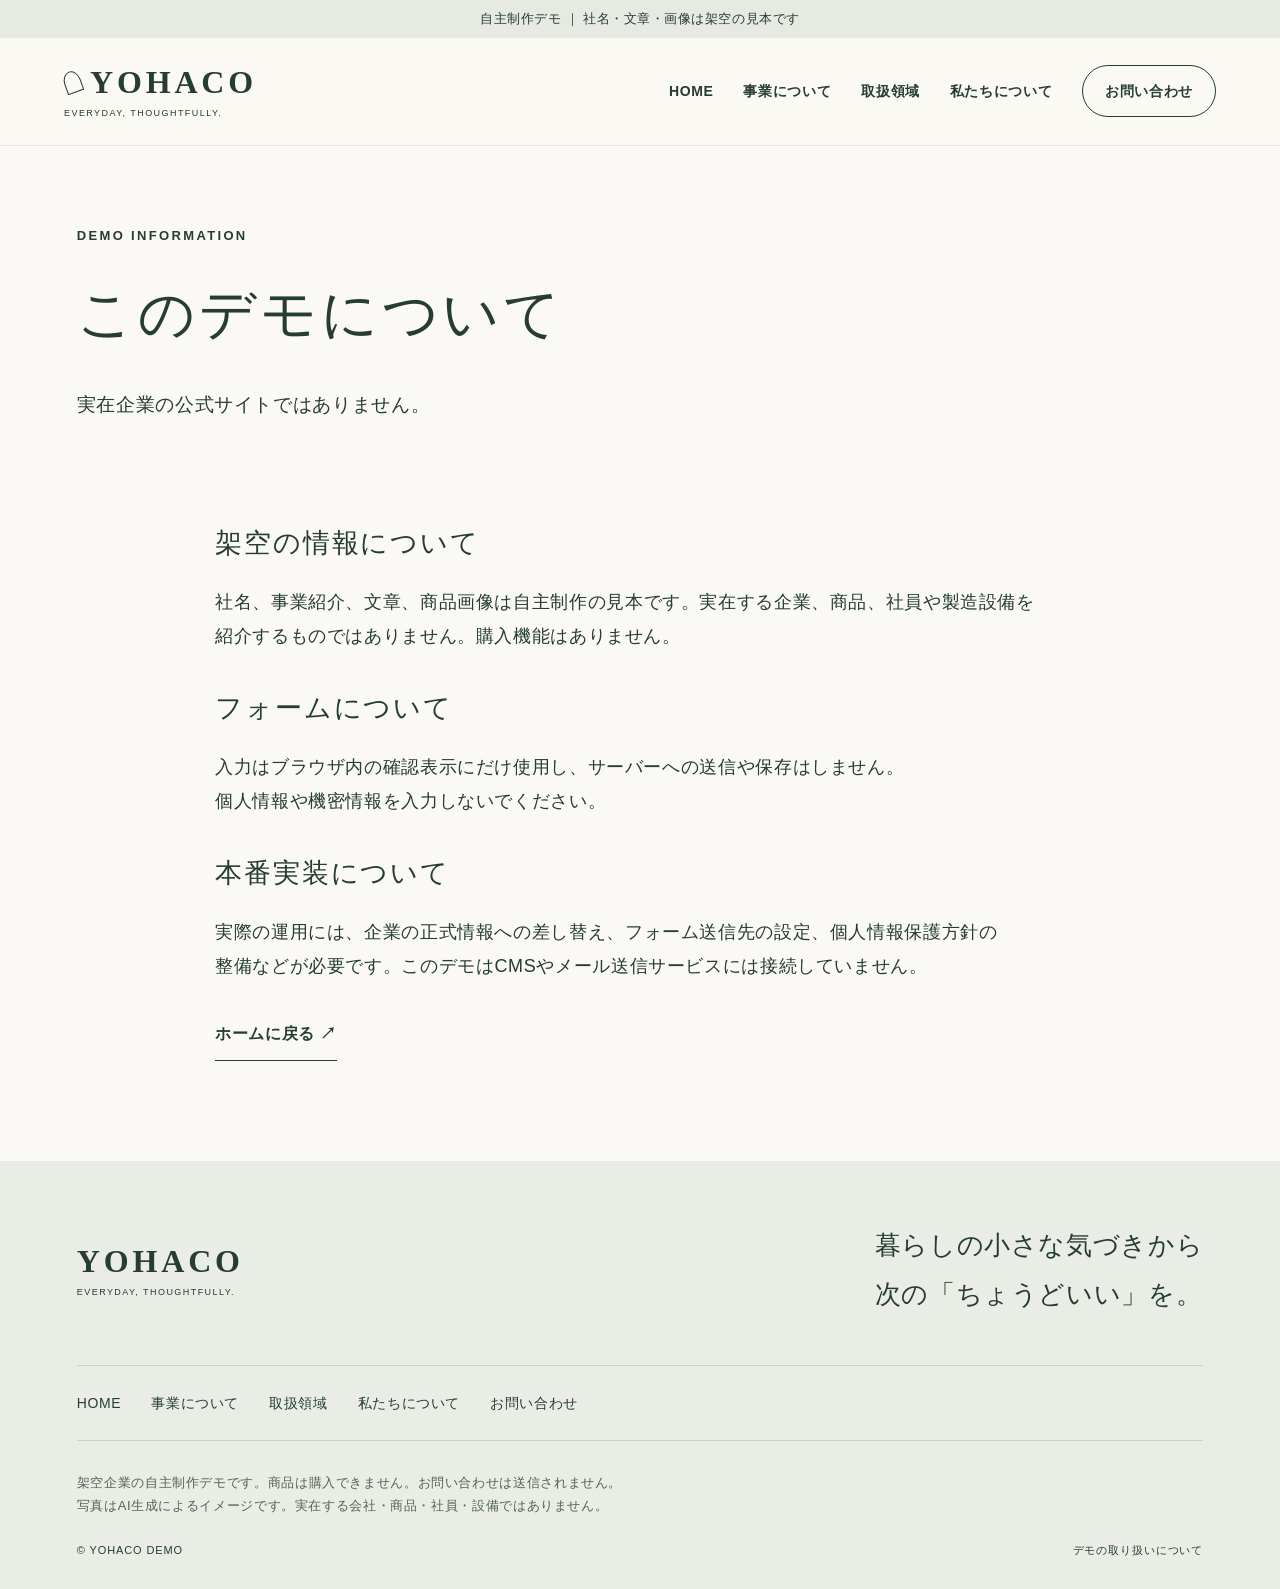
<file: privacy.html>
<!doctype html><html lang="ja"><head><meta charset="UTF-8"><meta name="viewport" content="width=device-width,initial-scale=1"><meta name="robots" content="noindex,nofollow"><meta name="description" content="架空EC企業YOHACOのコーポレートサイト制作見本。企画からEC販売までの事業を紹介する自主制作デモです。"><title>このデモについて | YOHACO — 架空企業デモ</title><link rel="stylesheet" href="style.css"><script defer src="app.js"></script></head><body><a class="skip" href="#main">本文へ</a><div class="demo-note">自主制作デモ <span>｜ 社名・文章・画像は架空の見本です</span></div><header><a class="brand" href="index.html" aria-label="YOHACO ホーム"><i aria-hidden="true"></i>YOHACO<small>EVERYDAY, THOUGHTFULLY.</small></a><button class="menu" aria-expanded="false" aria-controls="nav">MENU <b>＋</b></button><nav id="nav" aria-label="メインナビゲーション"><a href="index.html">HOME</a><a href="business.html">事業について</a><a href="products.html">取扱領域</a><a href="company.html">私たちについて</a><a href="contact.html">お問い合わせ</a></nav></header><main id="main"><section class="page-head wrap"><p class="eyebrow">DEMO INFORMATION</p><h1><span class="phrase">このデモに</span><span class="phrase">ついて</span></h1><p class="lead"><span class="phrase">実在企業の</span><span class="phrase">公式サイトでは</span><span class="phrase">ありません。</span></p></section><section class="wrap policy"><h2>架空の情報について</h2><p><span class="phrase">社名、</span><span class="phrase">事業紹介、</span><span class="phrase">文章、</span><span class="phrase">商品画像は</span><span class="phrase">自主制作の見本です。</span><span class="phrase">実在する企業、</span><span class="phrase">商品、</span><span class="phrase">社員や製造設備を</span><span class="phrase">紹介するものでは</span><span class="phrase">ありません。</span><span class="phrase">購入機能はありません。</span></p><h2>フォームについて</h2><p><span class="phrase">入力はブラウザ内の</span><span class="phrase">確認表示にだけ使用し、</span><span class="phrase">サーバーへの送信や</span><span class="phrase">保存はしません。</span><span class="phrase">個人情報や機密情報を</span><span class="phrase">入力しないでください。</span></p><h2>本番実装について</h2><p><span class="phrase">実際の運用には、</span><span class="phrase">企業の正式情報への</span><span class="phrase">差し替え、</span><span class="phrase">フォーム送信先の設定、</span><span class="phrase">個人情報保護方針の</span><span class="phrase">整備などが必要です。</span><span class="phrase">このデモはCMSや</span><span class="phrase">メール送信サービスには</span><span class="phrase">接続していません。</span></p><a class="text-link" href="index.html">ホームに戻る ↗</a></section></main><footer><div class="footer-top"><a class="brand" href="index.html">YOHACO<small>EVERYDAY, THOUGHTFULLY.</small></a><p><span class="phrase">暮らしの</span><span class="phrase">小さな気づきから</span><br>次の「ちょうどいい」を。</p></div><div class="footer-nav"><a href="index.html">HOME</a><a href="business.html">事業について</a><a href="products.html">取扱領域</a><a href="company.html">私たちについて</a><a href="contact.html">お問い合わせ</a></div><div class="fine"><span class="phrase">架空企業の</span><span class="phrase">自主制作デモです。</span><span class="phrase">商品は購入できません。</span><span class="phrase">お問い合わせは</span><span class="phrase">送信されません。</span><br><span class="phrase">写真はAI生成による</span><span class="phrase">イメージです。</span><span class="phrase">実在する会社・商品・</span><span class="phrase">社員・設備ではありません。</span></div><div class="copyright">© YOHACO DEMO <a href="privacy.html">デモの取り扱いについて</a></div></footer></body></html>
</file>
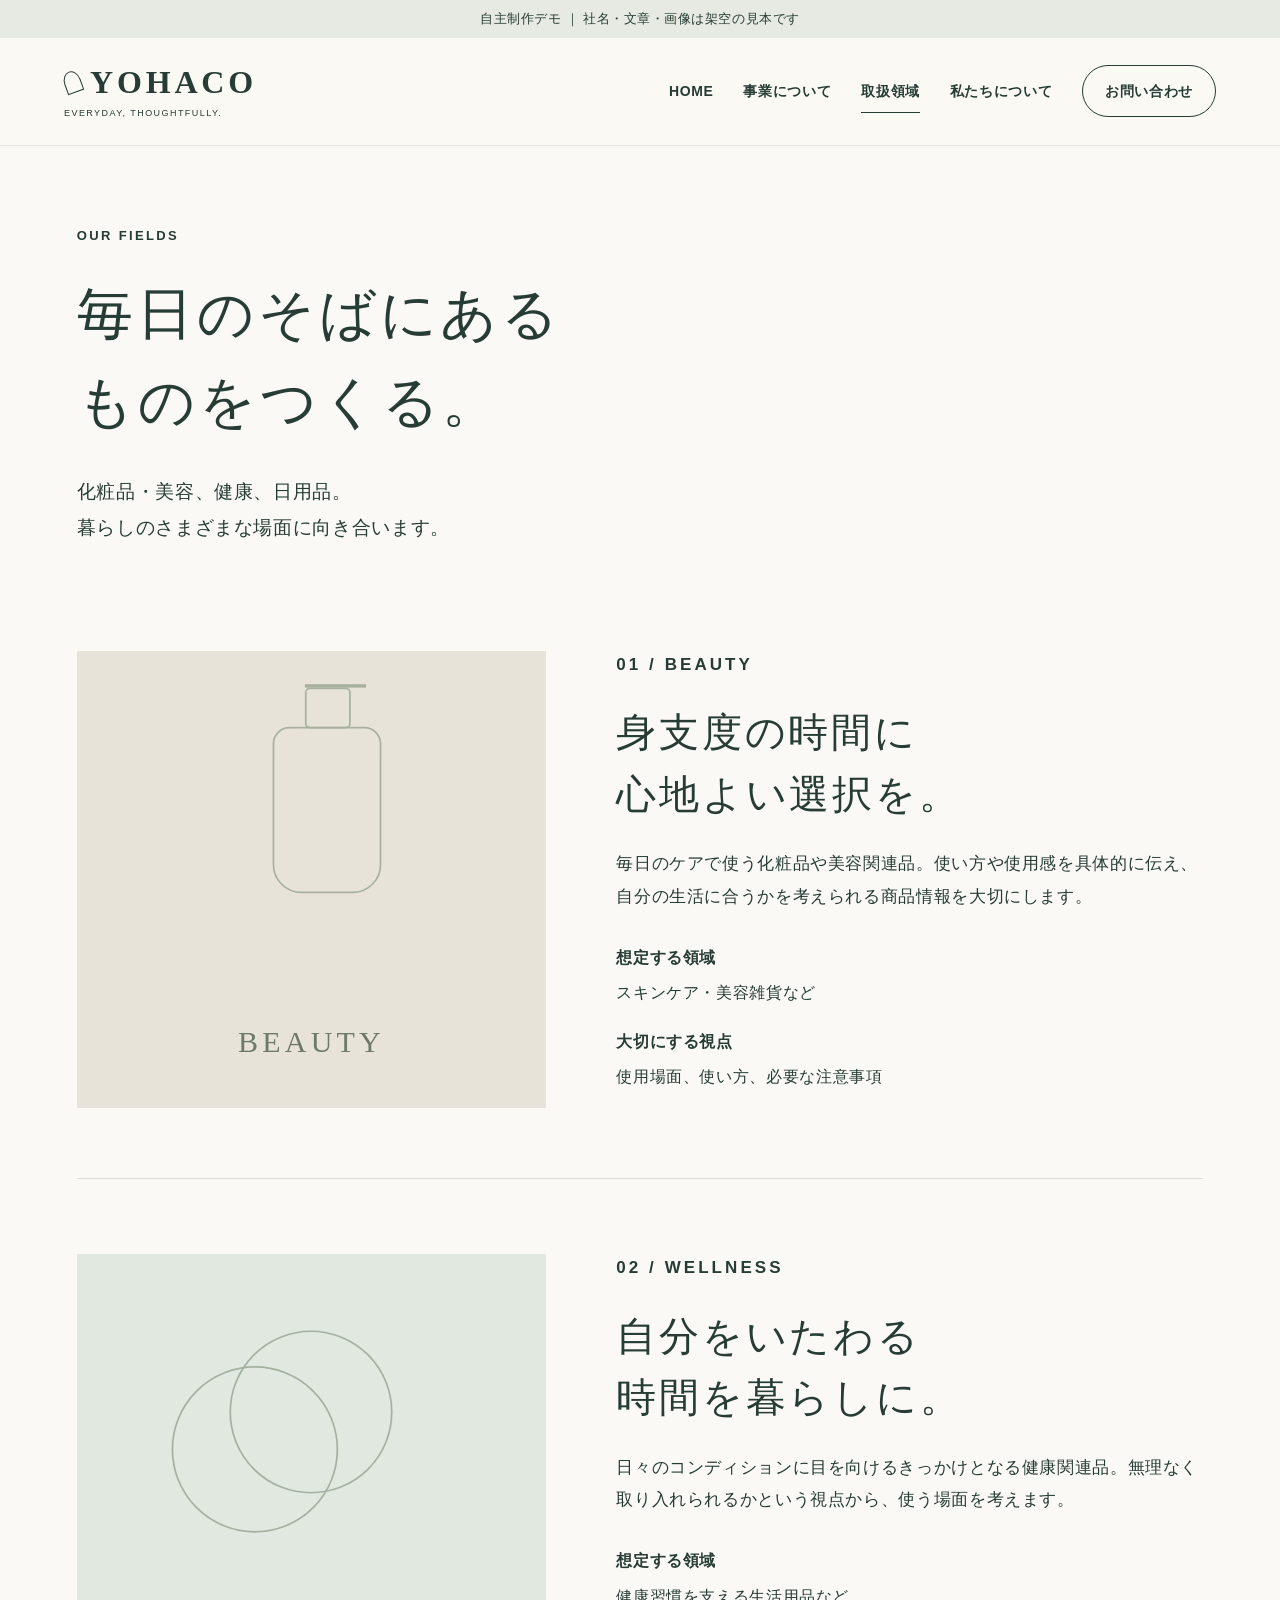
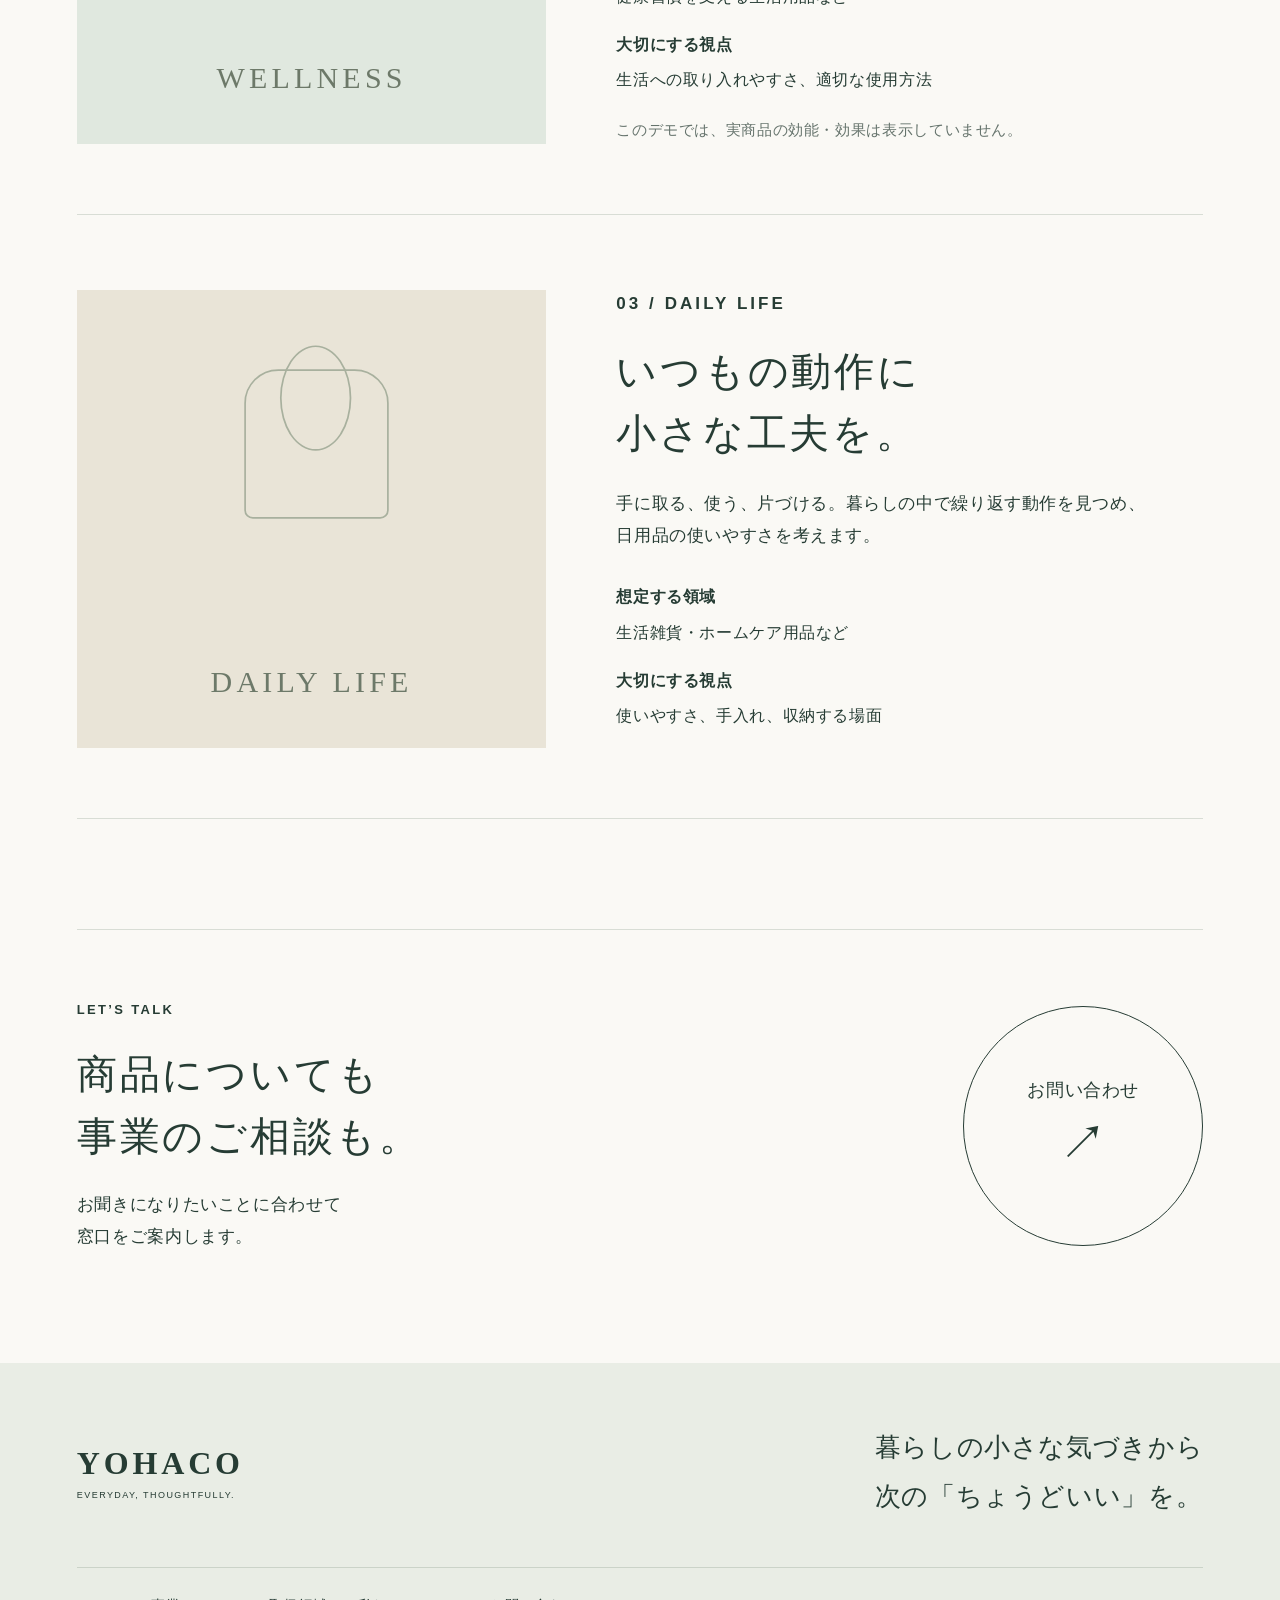
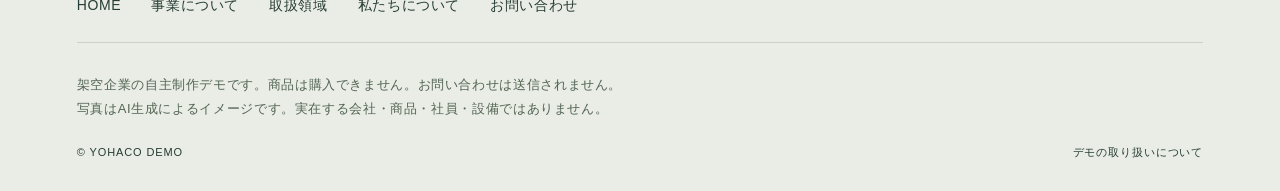
<file: products.html>
<!doctype html><html lang="ja"><head><meta charset="UTF-8"><meta name="viewport" content="width=device-width,initial-scale=1"><meta name="robots" content="noindex,nofollow"><meta name="description" content="架空EC企業YOHACOのコーポレートサイト制作見本。企画からEC販売までの事業を紹介する自主制作デモです。"><title>取扱領域 | YOHACO — 架空企業デモ</title><link rel="stylesheet" href="style.css"><script defer src="app.js"></script></head><body><a class="skip" href="#main">本文へ</a><div class="demo-note">自主制作デモ <span>｜ 社名・文章・画像は架空の見本です</span></div><header><a class="brand" href="index.html" aria-label="YOHACO ホーム"><i aria-hidden="true"></i>YOHACO<small>EVERYDAY, THOUGHTFULLY.</small></a><button class="menu" aria-expanded="false" aria-controls="nav">MENU <b>＋</b></button><nav id="nav" aria-label="メインナビゲーション"><a href="index.html">HOME</a><a href="business.html">事業について</a><a href="products.html" aria-current="page">取扱領域</a><a href="company.html">私たちについて</a><a href="contact.html">お問い合わせ</a></nav></header><main id="main"><section class="page-head wrap"><p class="eyebrow">OUR FIELDS</p><h1><span><span class="phrase">毎日の</span><span class="phrase">そばにある</span></span><br><span><span class="phrase">ものを</span><span class="phrase">つくる。</span></span></h1><p class="lead">化粧品・美容、健康、日用品。<br><span class="phrase">暮らしの</span><span class="phrase">さまざまな場面に</span><span class="phrase">向き合います。</span></p></section><section class="wrap product-list"><article id="beauty" class="product-row"><div class="category-visual beauty"><div class="line-art bottle" aria-hidden="true"></div><span>BEAUTY</span></div><div><p class="eyebrow">01 / BEAUTY</p><h2>身支度の時間に<br>心地よい選択を。</h2><p><span class="phrase">毎日のケアで使う</span><span class="phrase">化粧品や美容関連品。</span><span class="phrase">使い方や使用感を</span><span class="phrase">具体的に伝え、</span><span class="phrase">自分の生活に合うかを</span><span class="phrase">考えられる商品情報を</span><span class="phrase">大切にします。</span></p><dl><dt>想定する領域</dt><dd>スキンケア・美容雑貨など</dd><dt>大切にする視点</dt><dd><span class="phrase">使用場面、</span><span class="phrase">使い方、</span><span class="phrase">必要な注意事項</span></dd></dl></div></article><article id="wellness" class="product-row"><div class="category-visual wellness"><div class="line-art rings" aria-hidden="true"></div><span>WELLNESS</span></div><div><p class="eyebrow">02 / WELLNESS</p><h2>自分をいたわる<br>時間を暮らしに。</h2><p><span class="phrase">日々のコンディションに</span><span class="phrase">目を向ける</span><span class="phrase">きっかけとなる健康関連品。</span><span class="phrase">無理なく</span><span class="phrase">取り入れられるかという</span><span class="phrase">視点から、</span><span class="phrase">使う場面を考えます。</span></p><dl><dt>想定する領域</dt><dd>健康習慣を支える生活用品など</dd><dt>大切にする視点</dt><dd><span class="phrase">生活への取り入れやすさ、</span><span class="phrase">適切な使用方法</span></dd></dl><p class="note"><span class="phrase">このデモでは、</span><span class="phrase">実商品の効能・効果は</span><span class="phrase">表示していません。</span></p></div></article><article id="daily" class="product-row"><div class="category-visual daily"><div class="line-art box" aria-hidden="true"></div><span>DAILY LIFE</span></div><div><p class="eyebrow">03 / DAILY LIFE</p><h2>いつもの動作に<br>小さな工夫を。</h2><p><span class="phrase">手に取る、</span><span class="phrase">使う、</span><span class="phrase">片づける。</span><span class="phrase">暮らしの中で繰り返す</span><span class="phrase">動作を見つめ、</span><span class="phrase">日用品の使いやすさを</span><span class="phrase">考えます。</span></p><dl><dt>想定する領域</dt><dd>生活雑貨・ホームケア用品など</dd><dt>大切にする視点</dt><dd><span class="phrase">使いやすさ、</span><span class="phrase">手入れ、</span><span class="phrase">収納する場面</span></dd></dl></div></article></section><section class="contact-band"><div><p class="eyebrow">LET’S TALK</p><h2>商品についても<br><span class="phrase">事業の</span><span class="phrase">ご相談も。</span></h2><p><span class="phrase">お聞きになりたいことに</span><span class="phrase">合わせて</span><br>窓口をご案内します。</p></div><a class="round-link" href="contact.html"><span>お問い合わせ</span><b aria-hidden="true">↗</b></a></section></main><footer><div class="footer-top"><a class="brand" href="index.html">YOHACO<small>EVERYDAY, THOUGHTFULLY.</small></a><p><span class="phrase">暮らしの</span><span class="phrase">小さな気づきから</span><br>次の「ちょうどいい」を。</p></div><div class="footer-nav"><a href="index.html">HOME</a><a href="business.html">事業について</a><a href="products.html" aria-current="page">取扱領域</a><a href="company.html">私たちについて</a><a href="contact.html">お問い合わせ</a></div><div class="fine"><span class="phrase">架空企業の</span><span class="phrase">自主制作デモです。</span><span class="phrase">商品は購入できません。</span><span class="phrase">お問い合わせは</span><span class="phrase">送信されません。</span><br><span class="phrase">写真はAI生成による</span><span class="phrase">イメージです。</span><span class="phrase">実在する会社・商品・</span><span class="phrase">社員・設備ではありません。</span></div><div class="copyright">© YOHACO DEMO <a href="privacy.html">デモの取り扱いについて</a></div></footer></body></html>
</file>
<file: style.css>
:root{--ink:#263c34;--deep:#183d32;--muted:#65736c;--paper:#faf9f5;--sand:#ede9df;--line:#d8ddd5;--accent:#8d9b69}*{box-sizing:border-box}html{scroll-behavior:smooth;scroll-padding-top:110px}body{margin:0;background:var(--paper);color:var(--ink);font-family:"Noto Sans JP","Yu Gothic",Meiryo,sans-serif;font-size:18px;line-height:1.9;letter-spacing:.035em}a{color:inherit;text-decoration:none}button,input,textarea{font:inherit}button,a,input,textarea{ -webkit-tap-highlight-color:transparent}button{cursor:pointer}a:focus-visible,button:focus-visible,input:focus-visible,textarea:focus-visible{outline:3px solid #a1844d;outline-offset:5px}img{display:block;width:100%;height:auto}h1,h2,h3,p{margin:0}h1,h2{font-family:"Yu Mincho","Hiragino Mincho ProN",serif;font-weight:500;line-height:1.55;letter-spacing:.07em;overflow-wrap:anywhere}h1 span,h2 span{display:inline-block}h1{font-size:clamp(38px,4.4vw,68px)}h2{font-size:clamp(30px,3.1vw,46px)}h3{font-size:25px;line-height:1.6}p+p{margin-top:22px}.wrap{width:min(1200px,88%);margin:auto}.eyebrow{font-size:13px;font-weight:600;letter-spacing:.18em;line-height:1.6;margin-bottom:25px}.demo-note{background:#e7eae2;text-align:center;font-size:13px;line-height:1.5;padding:9px 18px;letter-spacing:.04em}.skip{position:fixed;top:-100px;left:12px;background:#fff;padding:10px;z-index:100}.skip:focus{top:5px}header{height:108px;display:flex;align-items:center;justify-content:space-between;padding:0 5%;background:rgba(250,249,245,.95);border-bottom:1px solid rgba(40,60,50,.1);position:relative;z-index:10}.brand{font-family:Georgia,serif;font-size:32px;line-height:1.2;letter-spacing:.12em;font-weight:bold}.brand small{font-family:Arial,sans-serif;font-size:9px;display:block;letter-spacing:.16em;font-weight:normal;margin-top:7px}.brand i{display:inline-block;border:1px solid var(--ink);border-radius:50% 50% 0 0;width:17px;height:22px;margin-right:9px;transform:rotate(-20deg)}nav{display:flex;gap:30px;align-items:center}nav a{font-size:14px;font-weight:600;padding:9px 0;position:relative}nav a:after{content:'';height:1px;width:0;position:absolute;bottom:0;left:0;background:var(--ink);transition:width .3s}nav a:hover:after,nav a[aria-current]:after{width:100%}nav a:last-child{border:1px solid var(--ink);border-radius:40px;padding:12px 22px}.menu{display:none}.hero{position:relative;padding:54px 0 0 6%;overflow:hidden}.hero-copy{position:relative;z-index:2;width:48%;padding:12px 0 60px}.hero h1{font-size:clamp(42px,4.25vw,66px);line-height:1.58;margin-bottom:30px}.hero h1>span{display:block}.accent{color:#829169}.hero-copy>p:not(.eyebrow){font-size:17px;line-height:2}.hero-visual{position:absolute;left:46%;top:55px;width:54%;height:620px;border-radius:200px 0 0 0;overflow:hidden;background:#e4e3db}.hero-visual img{height:100%;object-fit:cover;object-position:57% center;animation:heroLight 1.8s ease-out}.visual-caption{position:absolute;bottom:20px;left:28px;right:22px;display:flex;justify-content:space-between;font-size:10px;letter-spacing:.1em;gap:10px;color:#263c34}.hero-bottom{border-top:1px solid var(--line);margin:18px 6% 0 0;display:flex;justify-content:space-between;font-size:11px;letter-spacing:.15em;padding:20px 0}.text-link{display:inline-flex;gap:35px;align-items:center;border-bottom:1px solid var(--ink);padding:10px 0;margin-top:26px;font-size:16px;font-weight:600}.text-link b{font-size:24px;font-weight:normal;transition:transform .3s}.text-link:hover b{transform:translate(4px,-4px)}.intro{padding:130px 0;display:grid;grid-template-columns:1fr 2fr;gap:70px}.intro>div{max-width:760px}.intro h2{margin-bottom:30px}.intro p{font-size:18px}.intro>.eyebrow{font-size:13px;padding-top:13px}.business-home{background:var(--deep);color:#f7f7ed;padding:100px 0}.section-top{display:flex;justify-content:space-between;align-items:end;gap:35px}.section-top>p{font-size:17px;max-width:450px}.flow{display:grid;grid-template-columns:repeat(3,1fr);gap:45px;margin:65px 0 18px;position:relative}.flow:before{content:'';position:absolute;top:21px;left:0;width:100%;height:1px;background:#5a776a;transform:scaleX(0);transform-origin:left;transition:transform 1.4s ease}.flow.in-view:before{transform:scaleX(1)}.flow article{position:relative;opacity:.6;transition:opacity .6s}.flow.in-view article{opacity:1}.flow article:nth-child(2){transition-delay:.25s}.flow article:nth-child(3){transition-delay:.5s}.step{display:inline-block;background:var(--deep);border:1px solid #8eab9c;border-radius:50%;font-size:14px;width:44px;height:44px;text-align:center;line-height:42px;position:relative;margin-bottom:28px}.flow h3{font-size:26px;margin-bottom:16px}.flow p{font-size:17px;color:#d9e4dd}.eng{display:block;font-size:10px;letter-spacing:.13em;margin-top:26px;color:#a7b9ac}.business-home .text-link{border-color:#b9cbbf}.areas{padding:110px 0}.area-grid{display:grid;grid-template-columns:repeat(3,1fr);gap:20px;margin-top:50px}.area{padding:30px;min-height:410px;position:relative;overflow:hidden;transition:box-shadow .3s}.area:hover{box-shadow:0 12px 32px #253a3214}.beauty{background:#e8e3d9}.wellness{background:#e0e8df}.daily{background:#e9e4d7}.area-no{font-size:11px;letter-spacing:.13em;position:relative;z-index:1}.area h3{font-family:"Yu Mincho",serif;font-weight:500;position:relative;font-size:29px;margin-top:125px}.area p{font-size:15px;margin-top:12px}.arrow{position:absolute;bottom:25px;right:28px;font-size:25px;font-weight:normal}.line-art{position:absolute;color:#8d9b86;opacity:.7;transition:transform .8s}.bottle{width:64px;height:98px;border:1px solid currentColor;border-radius:10px 10px 17px 17px;right:55px;top:92px;transform:rotate(12deg)}.bottle:before{content:'';position:absolute;width:25px;height:22px;border:1px solid currentColor;top:-24px;left:18px;border-radius:3px}.bottle:after{content:'';width:36px;height:2px;position:absolute;top:-26px;left:18px;background:currentColor}.rings{width:96px;height:96px;border:1px solid currentColor;border-radius:50%;top:80px;right:40px}.rings:after{content:'';width:96px;height:96px;border:1px solid currentColor;border-radius:50%;position:absolute;top:20px;left:-35px}.box{width:85px;height:88px;border:1px solid currentColor;right:50px;top:90px;transform:rotate(-12deg);border-radius:20px 20px 5px 5px}.box:after{content:'';height:60px;width:40px;border:1px solid currentColor;position:absolute;top:-15px;left:20px;border-radius:50%}.area:hover .line-art{transform:rotate(0) translateY(-7px)}.scene{display:grid;grid-template-columns:1.1fr 1fr;background:#eeeae0;overflow:hidden}.scene>img{width:100%;height:100%;min-height:620px;object-fit:cover;clip-path:inset(0 12% 0 0);transition:clip-path 1.1s}.scene.in-view>img{clip-path:inset(0)}.scene>div{padding:80px 12%}.scene h2{margin-bottom:25px}.scene p:not(.eyebrow){font-size:17px}.contact-band{width:min(1200px,88%);margin:110px auto;display:flex;justify-content:space-between;align-items:center;gap:35px;border-top:1px solid var(--line);padding-top:70px}.contact-band p:not(.eyebrow){font-size:17px;margin-top:20px}.round-link{border:1px solid var(--ink);width:240px;height:240px;border-radius:50%;display:flex;flex-direction:column;align-items:center;justify-content:center;flex-shrink:0;transition:background .3s,color .3s}.round-link:hover{background:var(--deep);color:#fff}.round-link b{font-size:48px;font-weight:normal;line-height:1.5}footer{background:#e9ede5;padding:60px 6% 28px}.footer-top{display:flex;justify-content:space-between;gap:30px;align-items:center;margin-bottom:45px}.footer-top p{font-family:"Yu Mincho",serif;font-size:26px}.footer-nav{display:flex;gap:30px;flex-wrap:wrap;font-size:14px;border-top:1px solid #cbd3c8;border-bottom:1px solid #cbd3c8;padding:24px 0}.fine{font-size:13px;color:#536454;margin-top:30px;line-height:1.8}.copyright{display:flex;justify-content:space-between;font-size:11px;letter-spacing:.08em;margin-top:22px}.page-head{padding:80px 0 65px}.page-head .lead{font-size:19px;margin-top:28px;max-width:760px}.wide-photo img{max-height:600px;object-fit:cover}.wide-photo figcaption{font-size:13px;margin-top:10px;color:var(--muted)}.service-list{padding:30px 0}.service-list article{display:grid;grid-template-columns:1fr 2.2fr;gap:60px;padding:80px 0;border-bottom:1px solid var(--line)}.big-number{font-family:Georgia,serif;font-size:100px;line-height:1.1;color:#9dab91}.service-list h2{margin-bottom:25px}.service-list p{max-width:720px}.service-list ul{padding:25px 0 0 20px;line-height:2.1;font-size:17px}.product-row{display:grid;grid-template-columns:1fr 1.25fr;gap:70px;padding:40px 0 70px;margin-bottom:35px;border-bottom:1px solid var(--line);scroll-margin-top:30px}.category-visual{min-height:420px;position:relative;overflow:hidden;display:flex;align-items:end;justify-content:center;padding:38px}.category-visual>span{font-family:Georgia,serif;font-size:30px;letter-spacing:.14em;color:#6d7969}.category-visual .line-art{top:110px;right:40%;transform:scale(1.7)}.product-row h2{margin-bottom:22px}.product-row p{font-size:17px}.product-row dl{margin-top:30px;font-size:16px}.product-row dt{font-weight:bold;margin-top:18px}.product-row dd{margin:5px 0}.note{font-size:15px!important;color:var(--muted);margin-top:20px!important}.values{padding:0 0 45px}.values article{display:grid;grid-template-columns:1fr 1.6fr 2fr;gap:35px;border-top:1px solid var(--line);padding:45px 0}.values article>span{font-size:12px;letter-spacing:.1em;padding-top:10px}.values h2{font-size:26px}.values p{font-size:17px}.company-data{padding-bottom:30px}.company-data h2{margin-bottom:30px}.disclosure{padding:22px 26px;border-left:3px solid #96a185;background:#edf0e8;font-size:16px;line-height:1.8;margin-bottom:32px}.company-data dl{margin:0}.company-data dt{float:left;width:30%;padding:25px 0;font-size:16px}.company-data dd{margin-left:30%;padding:25px 0;border-bottom:1px solid var(--line);font-size:17px}.contact-form{max-width:850px;padding-bottom:100px}fieldset{border:0;padding:0;margin:35px 0}legend{font-weight:bold;margin-bottom:20px}.contact-choices{display:grid;grid-template-columns:1fr 1fr;gap:20px}.contact-choices label{border:1px solid var(--line);padding:22px;display:flex;align-items:center;gap:12px;cursor:pointer;background:#fff}.contact-choices label:has(input:checked){border-color:var(--deep);background:#eef1e9}.contact-choices input{accent-color:var(--deep)}.contact-choices small{display:block;font-size:14px;margin-top:6px;color:var(--muted)}.fields label{display:block;font-size:16px;font-weight:bold;margin-top:25px}.fields input,.fields textarea{display:block;width:100%;margin-top:10px;padding:16px;background:#fff;border:1px solid #c7cec4;border-radius:0;font-size:18px;font-weight:normal;color:var(--ink)}.fields textarea{resize:vertical}.primary{background:var(--deep);color:#fff;border:0;padding:20px 30px;display:flex;justify-content:space-between;gap:35px;min-width:280px;margin-top:35px;font-size:17px}.primary:hover{background:#31594a}#confirmed-data dt{font-size:14px;color:var(--muted);margin-top:20px}#confirmed-data dd{margin:5px 0 20px;white-space:pre-wrap;overflow-wrap:anywhere}#confirmation h2{font-size:32px}.policy{max-width:850px;padding-bottom:100px}.policy h2{font-size:27px;margin:35px 0 20px}.policy p{font-size:18px}@keyframes heroLight{from{opacity:0;transform:scale(1.035)}to{opacity:1;transform:scale(1)}}
@media(min-width:1500px){.hero-visual{height:690px}.hero-copy{padding-bottom:90px}}
@media(max-width:1050px){header{padding:0 5%;height:95px}nav{gap:18px}nav a{font-size:12px}nav a:last-child{padding:10px 16px}.hero-visual{height:570px;left:48%;width:52%}.hero-copy{width:50%}.hero h1{font-size:47px}.hero-copy>p:not(.eyebrow){font-size:16px}.hero-visual img{object-position:65% center}.visual-caption{display:none}.flow{gap:25px}.flow h3{font-size:23px}.area{padding:25px}.area h3{font-size:25px}.scene>div{padding:65px 10%}.values article{grid-template-columns:1fr 2fr}.values article p{grid-column:2}.product-row{gap:35px}}
@media(max-width:760px){html{scroll-padding-top:20px}body{font-size:18px;letter-spacing:.025em}.demo-note{font-size:11px;padding:8px 10px}.demo-note span{white-space:nowrap}header{height:85px;padding:0 6%}.brand{font-size:27px}.brand small{font-size:8px}.brand i{width:15px;height:20px}.menu{display:flex;gap:18px;align-items:center;background:none;border:0;font-size:12px;letter-spacing:.1em;color:var(--ink);padding:10px}.menu b{font-size:23px;font-weight:normal}nav{display:none;position:absolute;left:0;right:0;top:85px;padding:20px 6% 30px;background:var(--paper);box-shadow:0 20px 20px #142d2212;flex-direction:column;align-items:stretch;gap:0}nav.open{display:flex}nav a{font-size:17px;padding:16px 0;border-bottom:1px solid var(--line)}nav a:last-child{margin-top:15px;text-align:center}.wrap{width:88%}.hero{padding:35px 0 0}.hero-copy{width:88%;margin:auto;padding:0 0 30px}.hero h1{font-size:clamp(37px,10.3vw,55px);line-height:1.5;margin-bottom:24px}.hero h1>span:nth-child(2),.hero h1>span:nth-child(3){display:inline}.hero .eyebrow{font-size:10px;letter-spacing:.13em;margin-bottom:20px}.hero-copy>p:not(.eyebrow){font-size:17px;line-height:1.95}.hero-visual{position:relative;left:6%;top:auto;width:94%;height:350px;border-radius:100px 0 0 0}.hero-visual img{object-position:center}.hero-bottom{margin:20px 6% 0;font-size:8px;gap:15px;padding:16px 0}.hero-bottom span:last-child{white-space:nowrap}.text-link{font-size:16px;gap:30px;margin-top:20px}.intro{display:block;padding:75px 0}.intro>.eyebrow{font-size:12px;padding:0;margin-bottom:20px}.intro h2{font-size:31px;margin-bottom:25px}.intro p{font-size:18px;line-height:2}.intro br{display:none}.intro h2 br{display:block}.business-home{padding:65px 0}.section-top{display:block}.section-top>p{font-size:17px;margin-top:24px}.eyebrow{font-size:11px;margin-bottom:20px}h2{font-size:32px}.flow{display:block;margin-top:40px}.flow:before{top:0;left:21px;width:1px;height:100%;transform:scaleY(0);transform-origin:top}.flow.in-view:before{transform:scaleY(1)}.flow article{padding:0 0 35px 70px}.step{position:absolute;left:0;top:0}.flow h3{font-size:24px;margin-bottom:12px}.flow p{font-size:17px}.eng{margin-top:16px}.flow article:last-child{padding-bottom:10px}.areas{padding:75px 0}.area-grid{display:block;margin-top:30px}.area{display:block;min-height:300px;margin-bottom:18px;padding:27px}.area h3{margin-top:55px;font-size:28px}.area p{font-size:16px}.area .line-art{top:80px;right:60px}.area-no{font-size:12px}.scene{display:flex;flex-direction:column}.scene>img{height:340px;min-height:0;object-position:55% center}.scene>div{padding:45px 6% 55px}.scene p:not(.eyebrow){font-size:18px}.contact-band{display:block;margin:75px auto;padding-top:40px}.round-link{width:100%;height:auto;border-radius:0;margin-top:30px;flex-direction:row;justify-content:space-between;padding:15px 25px}.round-link b{font-size:35px}.contact-band p:not(.eyebrow){font-size:18px}footer{padding:45px 6% 25px}.footer-top{display:block;margin-bottom:30px}.footer-top p{font-size:24px;margin-top:25px}.footer-nav{gap:16px 25px;font-size:16px}.fine{font-size:14px}.copyright{font-size:10px;gap:20px;line-height:1.7}.page-head{padding:45px 0}.page-head h1{font-size:36px;line-height:1.6}.page-head .lead{font-size:18px;margin-top:25px}.page-head .lead br{display:none}.wide-photo{width:100%}.wide-photo img{height:340px;object-fit:cover}.wide-photo figcaption{font-size:13px;margin:10px 6%}.service-list article{display:block;padding:45px 0}.big-number{font-size:60px;display:block;margin-bottom:25px}.service-list h2{font-size:30px}.service-list p{font-size:18px}.service-list ul{font-size:17px;padding-top:15px}.product-row{display:block;padding:0 0 45px;margin-bottom:45px}.category-visual{min-height:300px;margin-bottom:30px}.category-visual .line-art{top:85px;right:42%;transform:scale(1.3)}.category-visual>span{font-size:25px}.product-row p{font-size:18px}.product-row h2{font-size:31px}.product-row dl{font-size:17px}.note{font-size:16px!important}.values article{display:block;padding:30px 0}.values h2{font-size:26px;margin:15px 0}.values p{font-size:18px}.values article>span{font-size:12px}.company-data dt{float:none;width:auto;font-weight:bold;padding:20px 0 0;font-size:16px}.company-data dd{margin:0;padding:8px 0 20px;font-size:18px}.disclosure{padding:20px;font-size:16px}.contact-form{padding-bottom:65px}.contact-choices{grid-template-columns:1fr;gap:12px}.contact-choices label{padding:20px}.contact-choices small{font-size:16px}.fields label{font-size:17px}.fields input,.fields textarea{font-size:18px}.primary{width:100%;font-size:17px;min-width:0}.policy h2{font-size:25px}.policy p{font-size:18px}}
@media(prefers-reduced-motion:reduce){html{scroll-behavior:auto}*,*:before,*:after{animation:none!important;transition:none!important}.flow article{opacity:1}.flow:before{transform:none}.scene>img{clip-path:none}}
/* Keep meaningful Japanese heading phrases intact. */
h1,h2{overflow-wrap:normal;word-break:normal}h1 span,h2 span{max-width:100%}
@media(max-width:760px){.hero h1>span:nth-child(2),.hero h1>span:nth-child(3){display:inline-block}}

/* Meaningful Japanese units: never split a word just to fill a line. */
.phrase{display:inline-block!important;white-space:nowrap;max-width:100%;font:inherit;letter-spacing:inherit;color:inherit}h1>span:not(.phrase){max-width:none}
/* Separate decorative category symbols from meaningful card text. */
.area h3{margin-top:145px}
@media(max-width:760px){.area{min-height:350px}.area h3{margin-top:120px}.area .line-art{top:62px;right:50px}}
</file>
